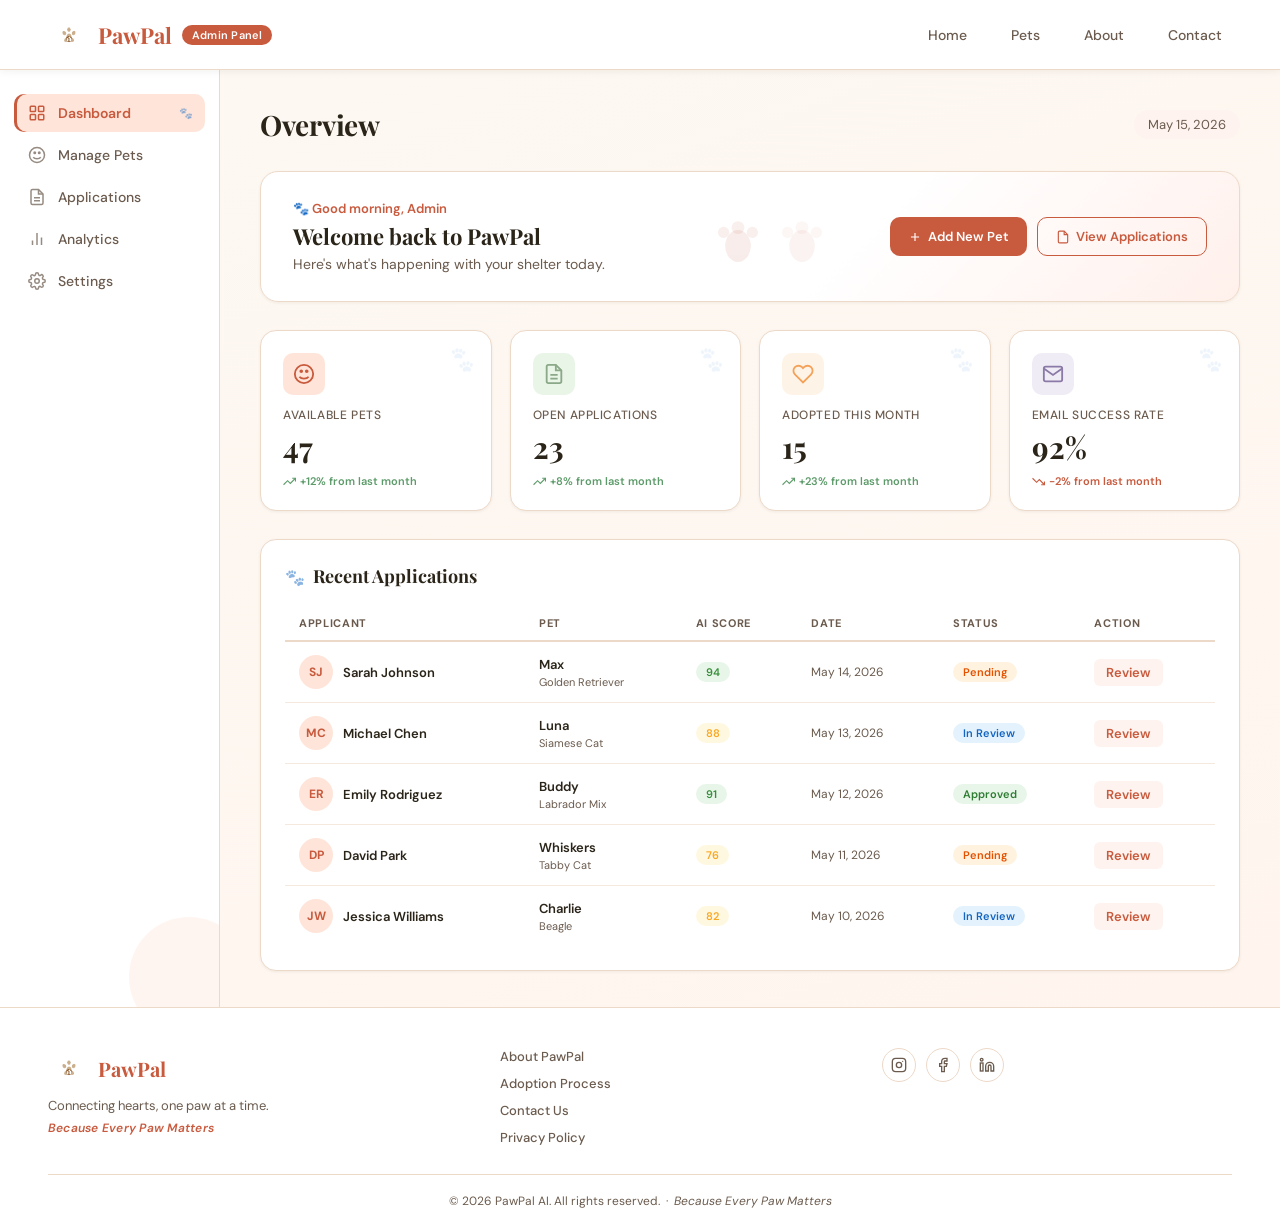
<file: pawpal_polished/pawpal_final/index.html>
<!DOCTYPE html>
<html lang="en">
<head>
  <meta charset="UTF-8"/>
  <meta name="viewport" content="width=device-width, initial-scale=1.0"/>
  <title>PawPal — Dashboard</title>
  <link href="https://fonts.googleapis.com/css2?family=Playfair+Display:wght@700&family=DM+Sans:wght@400;500;600&family=DM+Mono&display=swap" rel="stylesheet"/>
  <link rel="stylesheet" href="css/global.css"/>
  <link rel="stylesheet" href="css/shared-nav.css"/>
  <link rel="stylesheet" href="css/shared-footer.css"/>
  <link rel="stylesheet" href="css/nav.css"/>
  <link rel="stylesheet" href="css/sidebar.css"/>
  <link rel="stylesheet" href="css/cards.css"/>
  <link rel="stylesheet" href="css/table.css"/>
  <link rel="stylesheet" href="css/footer.css"/>
</head>
<body>

<!-- ======= NAV ======= -->
<nav class="pawpal-nav">
  <a class="pawpal-nav-logo" href="index.html">
    <img src="images/logo.png" alt="PawPal Logo"/>
    <span class="pawpal-nav-logo-text">PawPal</span>
    <span class="pawpal-badge-admin">Admin Panel</span>
  </a>
  <div class="pawpal-nav-right">
    <a href="home.html">Home</a>
    <a href="pet-profile.html">Pets</a>
    <a href="#">About</a>
    <a href="#">Contact</a>
  </div>
</nav>

<!-- ======= LAYOUT ======= -->
<div class="layout">

  <!-- ======= SIDEBAR ======= -->
  <aside>
    <a class="sidebar-item active" data-page="dashboard" href="index.html">
      <svg fill="none" stroke="currentColor" stroke-width="2" viewBox="0 0 24 24"><rect x="3" y="3" width="7" height="7" rx="1"/><rect x="14" y="3" width="7" height="7" rx="1"/><rect x="3" y="14" width="7" height="7" rx="1"/><rect x="14" y="14" width="7" height="7" rx="1"/></svg>
      Dashboard
    </a>
    <a class="sidebar-item" data-page="pets" href="pets.html">
      <svg fill="none" stroke="currentColor" stroke-width="2" viewBox="0 0 24 24"><path d="M12 2C6.5 2 2 6.5 2 12s4.5 10 10 10 10-4.5 10-10S17.5 2 12 2z"/><path d="M8 9a1 1 0 1 0 2 0A1 1 0 0 0 8 9zm6 0a1 1 0 1 0 2 0A1 1 0 0 0 14 9zm-7 6s1.5 2 5 2 5-2 5-2"/></svg>
      Manage Pets
    </a>
    <a class="sidebar-item" data-page="applications" href="applications.html">
      <svg fill="none" stroke="currentColor" stroke-width="2" viewBox="0 0 24 24"><path d="M14 2H6a2 2 0 0 0-2 2v16a2 2 0 0 0 2 2h12a2 2 0 0 0 2-2V8z"/><polyline points="14 2 14 8 20 8"/><line x1="16" y1="13" x2="8" y2="13"/><line x1="16" y1="17" x2="8" y2="17"/></svg>
      Applications
    </a>
    <a class="sidebar-item" data-page="analytics" href="analytics.html">
      <svg fill="none" stroke="currentColor" stroke-width="2" viewBox="0 0 24 24"><line x1="18" y1="20" x2="18" y2="10"/><line x1="12" y1="20" x2="12" y2="4"/><line x1="6" y1="20" x2="6" y2="14"/></svg>
      Analytics
    </a>
    <a class="sidebar-item" data-page="settings" href="settings.html">
      <svg fill="none" stroke="currentColor" stroke-width="2" viewBox="0 0 24 24"><circle cx="12" cy="12" r="3"/><path d="M19.4 15a1.65 1.65 0 0 0 .33 1.82l.06.06a2 2 0 0 1-2.83 2.83l-.06-.06a1.65 1.65 0 0 0-1.82-.33 1.65 1.65 0 0 0-1 1.51V21a2 2 0 0 1-4 0v-.09A1.65 1.65 0 0 0 9 19.4a1.65 1.65 0 0 0-1.82.33l-.06.06a2 2 0 0 1-2.83-2.83l.06-.06A1.65 1.65 0 0 0 4.68 15a1.65 1.65 0 0 0-1.51-1H3a2 2 0 0 1 0-4h.09A1.65 1.65 0 0 0 4.6 9a1.65 1.65 0 0 0-.33-1.82l-.06-.06a2 2 0 0 1 2.83-2.83l.06.06A1.65 1.65 0 0 0 9 4.68a1.65 1.65 0 0 0 1-1.51V3a2 2 0 0 1 4 0v.09a1.65 1.65 0 0 0 1 1.51 1.65 1.65 0 0 0 1.82-.33l.06-.06a2 2 0 0 1 2.83 2.83l-.06.06A1.65 1.65 0 0 0 19.4 9a1.65 1.65 0 0 0 1.51 1H21a2 2 0 0 1 0 4h-.09a1.65 1.65 0 0 0-1.51 1z"/></svg>
      Settings
    </a>
  </aside>

  <!-- ======= MAIN ======= -->
  <main>
    <div class="main-inner">

      <div class="top-bar">
        <h1>Overview</h1>
        <span class="date">May 15, 2026</span>
      </div>

      <!-- WELCOME BANNER -->
      <div class="dashboard-welcome">
        <div class="dashboard-welcome-text">
          <div class="dashboard-welcome-eyebrow">🐾 Good morning, Admin</div>
          <h2 class="dashboard-welcome-title">Welcome back to PawPal</h2>
          <p class="dashboard-welcome-sub">Here's what's happening with your shelter today.</p>
        </div>
        <div class="dashboard-welcome-paws" aria-hidden="true">
          <svg viewBox="0 0 200 80" fill="none" xmlns="http://www.w3.org/2000/svg" class="paw-deco-svg">
            <ellipse cx="40" cy="55" rx="16" ry="20" fill="#C85A3E" opacity="0.12"/>
            <circle cx="22" cy="38" r="7" fill="#C85A3E" opacity="0.10"/>
            <circle cx="40" cy="32" r="8" fill="#C85A3E" opacity="0.10"/>
            <circle cx="58" cy="38" r="7" fill="#C85A3E" opacity="0.10"/>
            <ellipse cx="120" cy="55" rx="16" ry="20" fill="#C85A3E" opacity="0.08"/>
            <circle cx="102" cy="38" r="7" fill="#C85A3E" opacity="0.06"/>
            <circle cx="120" cy="32" r="8" fill="#C85A3E" opacity="0.06"/>
            <circle cx="138" cy="38" r="7" fill="#C85A3E" opacity="0.06"/>
          </svg>
        </div>
        <div class="dashboard-quick-actions">
          <a href="add-pet.html" class="dashboard-quick-btn">
            <svg fill="none" stroke="currentColor" stroke-width="2" viewBox="0 0 24 24"><line x1="12" y1="5" x2="12" y2="19"/><line x1="5" y1="12" x2="19" y2="12"/></svg>
            Add New Pet
          </a>
          <a href="applications.html" class="dashboard-quick-btn dashboard-quick-btn-outline">
            <svg fill="none" stroke="currentColor" stroke-width="2" viewBox="0 0 24 24"><path d="M14 2H6a2 2 0 0 0-2 2v16a2 2 0 0 0 2 2h12a2 2 0 0 0 2-2V8z"/><polyline points="14 2 14 8 20 8"/></svg>
            View Applications
          </a>
        </div>
      </div>

      <style>
        .dashboard-welcome {
          background: linear-gradient(135deg, #fff 60%, #FFF0EB 100%);
          border: 1px solid var(--color-border);
          border-radius: 18px;
          padding: 28px 32px;
          margin-bottom: 28px;
          display: flex;
          align-items: center;
          gap: 24px;
          box-shadow: var(--shadow-sm);
          position: relative;
          overflow: hidden;
        }
        .dashboard-welcome-text { flex: 1; }
        .dashboard-welcome-eyebrow { font-size: 13px; color: var(--color-primary); font-weight: 600; margin-bottom: 4px; }
        .dashboard-welcome-title { font-family: var(--font-display); font-size: 22px; font-weight: 700; color: var(--color-text); margin-bottom: 4px; }
        .dashboard-welcome-sub { font-size: 14px; color: var(--color-text-muted); }
        .dashboard-welcome-paws { flex-shrink: 0; opacity: 0.9; }
        .paw-deco-svg { width: 160px; height: 64px; }
        .dashboard-quick-actions { display: flex; gap: 10px; flex-shrink: 0; }
        .dashboard-quick-btn {
          display: inline-flex; align-items: center; gap: 6px;
          padding: 10px 18px; border-radius: 10px;
          background: var(--color-primary); color: #fff;
          font-size: 13px; font-weight: 600; text-decoration: none;
          transition: background 0.18s;
        }
        .dashboard-quick-btn:hover { background: var(--color-primary-dark); }
        .dashboard-quick-btn svg { width: 14px; height: 14px; }
        .dashboard-quick-btn-outline {
          background: transparent; color: var(--color-primary);
          border: 1.5px solid var(--color-primary);
        }
        .dashboard-quick-btn-outline:hover { background: var(--color-primary-soft); }
        @media (max-width: 900px) {
          .dashboard-welcome { flex-wrap: wrap; }
          .dashboard-welcome-paws { display: none; }
          .dashboard-quick-actions { flex-wrap: wrap; }
        }
      </style>

      <!-- STAT CARDS -->
      <div class="stat-grid">
        <div class="stat-card">
          <div class="stat-icon" style="background:#FFE5D9">
            <svg fill="none" stroke="#C85A3E" stroke-width="2" viewBox="0 0 24 24"><path d="M12 2C6.5 2 2 6.5 2 12s4.5 10 10 10 10-4.5 10-10S17.5 2 12 2z"/><path d="M8 9a1 1 0 1 0 2 0A1 1 0 0 0 8 9zm6 0a1 1 0 1 0 2 0A1 1 0 0 0 14 9zm-7 6s1.5 2 5 2 5-2 5-2"/></svg>
          </div>
          <div class="stat-label">Available Pets</div>
          <div class="stat-value">47</div>
          <div class="stat-trend trend-up">
            <svg fill="none" stroke="currentColor" stroke-width="2" viewBox="0 0 24 24"><polyline points="23 6 13.5 15.5 8.5 10.5 1 18"/><polyline points="17 6 23 6 23 12"/></svg>
            +12% from last month
          </div>
        </div>
        <div class="stat-card">
          <div class="stat-icon" style="background:#E8F5E7">
            <svg fill="none" stroke="#8BA888" stroke-width="2" viewBox="0 0 24 24"><path d="M14 2H6a2 2 0 0 0-2 2v16a2 2 0 0 0 2 2h12a2 2 0 0 0 2-2V8z"/><polyline points="14 2 14 8 20 8"/><line x1="16" y1="13" x2="8" y2="13"/><line x1="16" y1="17" x2="8" y2="17"/></svg>
          </div>
          <div class="stat-label">Open Applications</div>
          <div class="stat-value">23</div>
          <div class="stat-trend trend-up">
            <svg fill="none" stroke="currentColor" stroke-width="2" viewBox="0 0 24 24"><polyline points="23 6 13.5 15.5 8.5 10.5 1 18"/><polyline points="17 6 23 6 23 12"/></svg>
            +8% from last month
          </div>
        </div>
        <div class="stat-card">
          <div class="stat-icon" style="background:#FEF3E7">
            <svg fill="none" stroke="#F4A259" stroke-width="2" viewBox="0 0 24 24"><path d="M20.84 4.61a5.5 5.5 0 0 0-7.78 0L12 5.67l-1.06-1.06a5.5 5.5 0 0 0-7.78 7.78l1.06 1.06L12 21.23l7.78-7.78 1.06-1.06a5.5 5.5 0 0 0 0-7.78z"/></svg>
          </div>
          <div class="stat-label">Adopted This Month</div>
          <div class="stat-value">15</div>
          <div class="stat-trend trend-up">
            <svg fill="none" stroke="currentColor" stroke-width="2" viewBox="0 0 24 24"><polyline points="23 6 13.5 15.5 8.5 10.5 1 18"/><polyline points="17 6 23 6 23 12"/></svg>
            +23% from last month
          </div>
        </div>
        <div class="stat-card">
          <div class="stat-icon" style="background:#F0ECF5">
            <svg fill="none" stroke="#8B7AA8" stroke-width="2" viewBox="0 0 24 24"><path d="M4 4h16c1.1 0 2 .9 2 2v12c0 1.1-.9 2-2 2H4c-1.1 0-2-.9-2-2V6c0-1.1.9-2 2-2z"/><polyline points="22,6 12,13 2,6"/></svg>
          </div>
          <div class="stat-label">Email Success Rate</div>
          <div class="stat-value">92%</div>
          <div class="stat-trend trend-down">
            <svg fill="none" stroke="currentColor" stroke-width="2" viewBox="0 0 24 24"><polyline points="23 18 13.5 8.5 8.5 13.5 1 6"/><polyline points="17 18 23 18 23 12"/></svg>
            -2% from last month
          </div>
        </div>
      </div>

      <!-- APPLICATIONS TABLE -->
      <div class="table-card">
        <h3>Recent Applications</h3>
        <table>
          <thead>
            <tr>
              <th>Applicant</th><th>Pet</th><th>AI Score</th><th>Date</th><th>Status</th><th>Action</th>
            </tr>
          </thead>
          <tbody>
            <tr>
              <td><div class="applicant"><div class="avatar">SJ</div><span class="applicant-name">Sarah Johnson</span></div></td>
              <td><div class="pet-name">Max</div><div class="pet-breed">Golden Retriever</div></td>
              <td><span class="badge score-high">94</span></td>
              <td class="muted">May 14, 2026</td>
              <td><span class="badge badge-pending">Pending</span></td>
              <td><a href="applications.html" class="action-link">Review</a></td>
            </tr>
            <tr>
              <td><div class="applicant"><div class="avatar">MC</div><span class="applicant-name">Michael Chen</span></div></td>
              <td><div class="pet-name">Luna</div><div class="pet-breed">Siamese Cat</div></td>
              <td><span class="badge score-mid">88</span></td>
              <td class="muted">May 13, 2026</td>
              <td><span class="badge badge-review">In Review</span></td>
              <td><a href="applications.html" class="action-link">Review</a></td>
            </tr>
            <tr>
              <td><div class="applicant"><div class="avatar">ER</div><span class="applicant-name">Emily Rodriguez</span></div></td>
              <td><div class="pet-name">Buddy</div><div class="pet-breed">Labrador Mix</div></td>
              <td><span class="badge score-high">91</span></td>
              <td class="muted">May 12, 2026</td>
              <td><span class="badge badge-approved">Approved</span></td>
              <td><a href="applications.html" class="action-link">Review</a></td>
            </tr>
            <tr>
              <td><div class="applicant"><div class="avatar">DP</div><span class="applicant-name">David Park</span></div></td>
              <td><div class="pet-name">Whiskers</div><div class="pet-breed">Tabby Cat</div></td>
              <td><span class="badge score-mid">76</span></td>
              <td class="muted">May 11, 2026</td>
              <td><span class="badge badge-pending">Pending</span></td>
              <td><a href="applications.html" class="action-link">Review</a></td>
            </tr>
            <tr>
              <td><div class="applicant"><div class="avatar">JW</div><span class="applicant-name">Jessica Williams</span></div></td>
              <td><div class="pet-name">Charlie</div><div class="pet-breed">Beagle</div></td>
              <td><span class="badge score-mid">82</span></td>
              <td class="muted">May 10, 2026</td>
              <td><span class="badge badge-review">In Review</span></td>
              <td><a href="applications.html" class="action-link">Review</a></td>
            </tr>
          </tbody>
        </table>
      </div>

    </div>
  </main>
</div>

<!-- ======= FOOTER ======= -->
<footer class="pawpal-footer">
  <div class="pawpal-footer-inner">
    <div class="pawpal-footer-top">
      <div>
        <div class="pawpal-footer-logo">
          <img src="images/logo.png" alt="PawPal Logo"/>
          <span class="pawpal-footer-logo-text">PawPal</span>
        </div>
        <p class="pawpal-footer-tagline">Connecting hearts, one paw at a time.</p>
        <p class="pawpal-footer-motto">Because Every Paw Matters</p>
      </div>
      <div class="pawpal-footer-links">
        <a href="#">About PawPal</a>
        <a href="#">Adoption Process</a>
        <a href="#">Contact Us</a>
        <a href="#">Privacy Policy</a>
      </div>
      <div class="pawpal-footer-social">
        <a href="#"><svg fill="none" stroke="currentColor" stroke-width="2" viewBox="0 0 24 24"><rect x="2" y="2" width="20" height="20" rx="5"/><circle cx="12" cy="12" r="4"/><circle cx="17.5" cy="6.5" r="1" fill="currentColor" stroke="none"/></svg></a>
        <a href="#"><svg fill="none" stroke="currentColor" stroke-width="2" viewBox="0 0 24 24"><path d="M18 2h-3a5 5 0 0 0-5 5v3H7v4h3v8h4v-8h3l1-4h-4V7a1 1 0 0 1 1-1h3z"/></svg></a>
        <a href="#"><svg fill="none" stroke="currentColor" stroke-width="2" viewBox="0 0 24 24"><path d="M16 8a6 6 0 0 1 6 6v7h-4v-7a2 2 0 0 0-4 0v7h-4v-7a6 6 0 0 1 6-6z"/><rect x="2" y="9" width="4" height="12"/><circle cx="4" cy="4" r="2"/></svg></a>
      </div>
    </div>
    <div class="pawpal-footer-bottom">&copy; 2026 PawPal AI. All rights reserved. &nbsp;&middot;&nbsp; <em>Because Every Paw Matters</em></div>
  </div>
</footer>

<script src="js/main.js"></script>
</body>
</html>
</file>
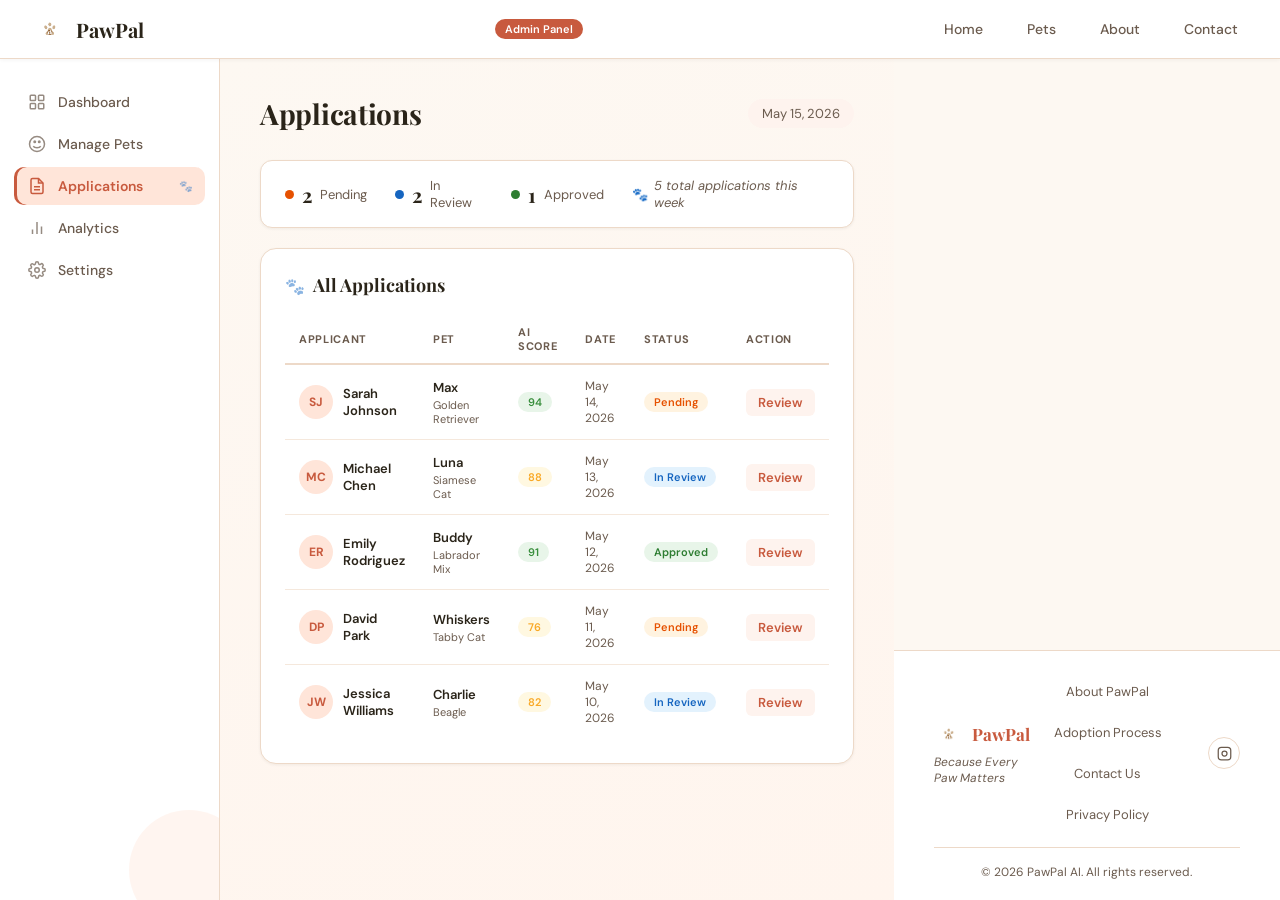
<file: pawpal_polished/pawpal_final/applications.html>
<!DOCTYPE html>
<html lang="en">
<head>
  <meta charset="UTF-8"/>
  <meta name="viewport" content="width=device-width, initial-scale=1.0"/>
  <title>PawPal — Applications</title>
  <link href="https://fonts.googleapis.com/css2?family=Playfair+Display:wght@700&family=DM+Sans:wght@400;500;600&family=DM+Mono&display=swap" rel="stylesheet"/>
  <link rel="stylesheet" href="css/global.css"/>
  <link rel="stylesheet" href="css/nav.css"/>
  <link rel="stylesheet" href="css/sidebar.css"/>
  <link rel="stylesheet" href="css/cards.css"/>
  <link rel="stylesheet" href="css/table.css"/>
  <link rel="stylesheet" href="css/footer.css"/>
</head>
<body>
<nav>
  <a class="nav-logo" href="index.html"><img src="images/logo.png" alt="PawPal Logo" style="height:34px;width:auto;object-fit:contain;flex-shrink:0;"><span>PawPal</span></a><span class="badge-admin">Admin Panel</span>
  <div class="nav-links"><a href="home.html">Home</a><a href="pet-profile.html">Pets</a><a href="#">About</a><a href="#">Contact</a></div>
</nav>
<div class="layout">
<aside>
  <a class="sidebar-item" data-page="dashboard" href="index.html"><svg fill="none" stroke="currentColor" stroke-width="2" viewBox="0 0 24 24"><rect x="3" y="3" width="7" height="7" rx="1"/><rect x="14" y="3" width="7" height="7" rx="1"/><rect x="3" y="14" width="7" height="7" rx="1"/><rect x="14" y="14" width="7" height="7" rx="1"/></svg>Dashboard</a>
  <a class="sidebar-item" data-page="pets" href="pets.html"><svg fill="none" stroke="currentColor" stroke-width="2" viewBox="0 0 24 24"><path d="M12 2C6.5 2 2 6.5 2 12s4.5 10 10 10 10-4.5 10-10S17.5 2 12 2z"/><path d="M8 9a1 1 0 1 0 2 0A1 1 0 0 0 8 9zm6 0a1 1 0 1 0 2 0A1 1 0 0 0 14 9zm-7 6s1.5 2 5 2 5-2 5-2"/></svg>Manage Pets</a>
  <a class="sidebar-item" data-page="applications" href="applications.html"><svg fill="none" stroke="currentColor" stroke-width="2" viewBox="0 0 24 24"><path d="M14 2H6a2 2 0 0 0-2 2v16a2 2 0 0 0 2 2h12a2 2 0 0 0 2-2V8z"/><polyline points="14 2 14 8 20 8"/><line x1="16" y1="13" x2="8" y2="13"/><line x1="16" y1="17" x2="8" y2="17"/></svg>Applications</a>
  <a class="sidebar-item" data-page="analytics" href="analytics.html"><svg fill="none" stroke="currentColor" stroke-width="2" viewBox="0 0 24 24"><line x1="18" y1="20" x2="18" y2="10"/><line x1="12" y1="20" x2="12" y2="4"/><line x1="6" y1="20" x2="6" y2="14"/></svg>Analytics</a>
  <a class="sidebar-item" data-page="settings" href="settings.html"><svg fill="none" stroke="currentColor" stroke-width="2" viewBox="0 0 24 24"><circle cx="12" cy="12" r="3"/><path d="M19.4 15a1.65 1.65 0 0 0 .33 1.82l.06.06a2 2 0 0 1-2.83 2.83l-.06-.06a1.65 1.65 0 0 0-1.82-.33 1.65 1.65 0 0 0-1 1.51V21a2 2 0 0 1-4 0v-.09A1.65 1.65 0 0 0 9 19.4a1.65 1.65 0 0 0-1.82.33l-.06.06a2 2 0 0 1-2.83-2.83l.06-.06A1.65 1.65 0 0 0 4.68 15a1.65 1.65 0 0 0-1.51-1H3a2 2 0 0 1 0-4h.09A1.65 1.65 0 0 0 4.6 9a1.65 1.65 0 0 0-.33-1.82l-.06-.06a2 2 0 0 1 2.83-2.83l.06.06A1.65 1.65 0 0 0 9 4.68a1.65 1.65 0 0 0 1-1.51V3a2 2 0 0 1 4 0v.09a1.65 1.65 0 0 0 1 1.51 1.65 1.65 0 0 0 1.82-.33l.06-.06a2 2 0 0 1 2.83 2.83l-.06.06A1.65 1.65 0 0 0 19.4 9a1.65 1.65 0 0 0 1.51 1H21a2 2 0 0 1 0 4h-.09a1.65 1.65 0 0 0-1.51 1z"/></svg>Settings</a>
</aside>
<main><div class="main-inner">
  <div class="top-bar"><h1>Applications</h1><span class="date">May 15, 2026</span></div>

  <!-- Status summary strip -->
  <div class="app-summary-strip">
    <div class="app-summary-item">
      <div class="app-summary-dot" style="background:#E65100"></div>
      <span class="app-summary-num">2</span>
      <span class="app-summary-lbl">Pending</span>
    </div>
    <div class="app-summary-item">
      <div class="app-summary-dot" style="background:#1565C0"></div>
      <span class="app-summary-num">2</span>
      <span class="app-summary-lbl">In Review</span>
    </div>
    <div class="app-summary-item">
      <div class="app-summary-dot" style="background:#2E7D32"></div>
      <span class="app-summary-num">1</span>
      <span class="app-summary-lbl">Approved</span>
    </div>
    <div style="margin-left:auto;font-size:13px;color:var(--color-text-muted);display:flex;align-items:center;gap:6px;">
      🐾 <em>5 total applications this week</em>
    </div>
  </div>

  <style>
    .app-summary-strip {
      display: flex;
      align-items: center;
      gap: 28px;
      background: #fff;
      border: 1px solid var(--color-border);
      border-radius: 12px;
      padding: 16px 24px;
      margin-bottom: 20px;
      box-shadow: var(--shadow-sm);
    }
    .app-summary-item { display: flex; align-items: center; gap: 8px; }
    .app-summary-dot { width: 9px; height: 9px; border-radius: 50%; flex-shrink: 0; }
    .app-summary-num { font-family: var(--font-display); font-size: 20px; font-weight: 700; color: var(--color-text); }
    .app-summary-lbl { font-size: 13px; color: var(--color-text-muted); }
  </style>

  <div class="table-card">
    <h3>All Applications</h3>
    <table>
      <thead><tr><th>Applicant</th><th>Pet</th><th>AI Score</th><th>Date</th><th>Status</th><th>Action</th></tr></thead>
      <tbody>
        <tr><td><div class="applicant"><div class="avatar">SJ</div><span class="applicant-name">Sarah Johnson</span></div></td><td><div class="pet-name">Max</div><div class="pet-breed">Golden Retriever</div></td><td><span class="badge score-high">94</span></td><td class="muted">May 14, 2026</td><td><span class="badge badge-pending">Pending</span></td><td><a href="#" class="action-link">Review</a></td></tr>
        <tr><td><div class="applicant"><div class="avatar">MC</div><span class="applicant-name">Michael Chen</span></div></td><td><div class="pet-name">Luna</div><div class="pet-breed">Siamese Cat</div></td><td><span class="badge score-mid">88</span></td><td class="muted">May 13, 2026</td><td><span class="badge badge-review">In Review</span></td><td><a href="#" class="action-link">Review</a></td></tr>
        <tr><td><div class="applicant"><div class="avatar">ER</div><span class="applicant-name">Emily Rodriguez</span></div></td><td><div class="pet-name">Buddy</div><div class="pet-breed">Labrador Mix</div></td><td><span class="badge score-high">91</span></td><td class="muted">May 12, 2026</td><td><span class="badge badge-approved">Approved</span></td><td><a href="#" class="action-link">Review</a></td></tr>
        <tr><td><div class="applicant"><div class="avatar">DP</div><span class="applicant-name">David Park</span></div></td><td><div class="pet-name">Whiskers</div><div class="pet-breed">Tabby Cat</div></td><td><span class="badge score-mid">76</span></td><td class="muted">May 11, 2026</td><td><span class="badge badge-pending">Pending</span></td><td><a href="#" class="action-link">Review</a></td></tr>
        <tr><td><div class="applicant"><div class="avatar">JW</div><span class="applicant-name">Jessica Williams</span></div></td><td><div class="pet-name">Charlie</div><div class="pet-breed">Beagle</div></td><td><span class="badge score-mid">82</span></td><td class="muted">May 10, 2026</td><td><span class="badge badge-review">In Review</span></td><td><a href="#" class="action-link">Review</a></td></tr>
      </tbody>
    </table>
  </div>
</div></main>
<footer><div class="footer-inner"><div class="footer-top"><div><div class="footer-logo-wrap">
          <img src="images/logo.png" alt="PawPal Logo" style="height:28px;width:auto;object-fit:contain;"/>
          <span class="footer-logo">PawPal</span>
        </div><div class="footer-tagline"><em>Because Every Paw Matters</em></div></div><div class="footer-links"><a href="#">About PawPal</a><a href="#">Adoption Process</a><a href="#">Contact Us</a><a href="#">Privacy Policy</a></div><div class="footer-social"><a href="#"><svg fill="none" stroke="currentColor" stroke-width="2" viewBox="0 0 24 24"><rect x="2" y="2" width="20" height="20" rx="5"/><circle cx="12" cy="12" r="4"/></svg></a></div></div><div class="footer-bottom">© 2026 PawPal AI. All rights reserved.</div></div></footer><script src="js/main.js"></script></body></html>
</file>
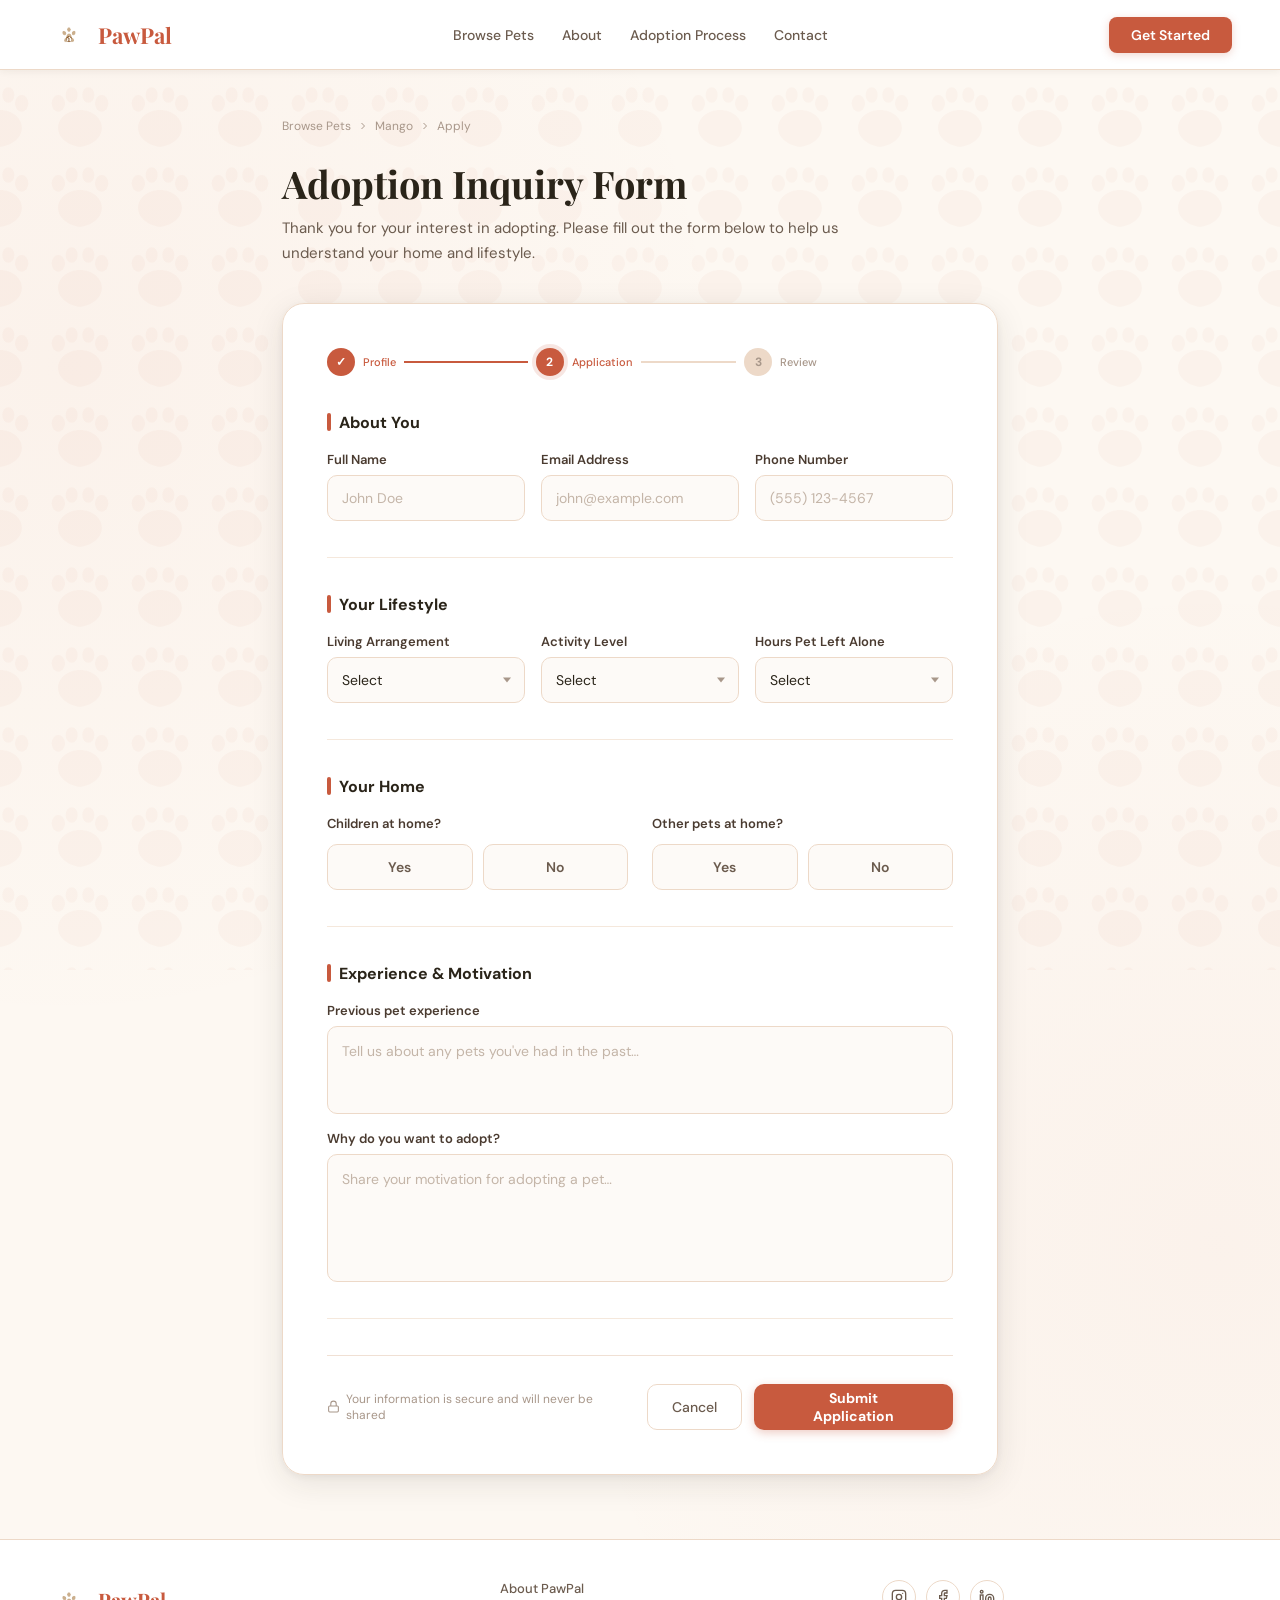
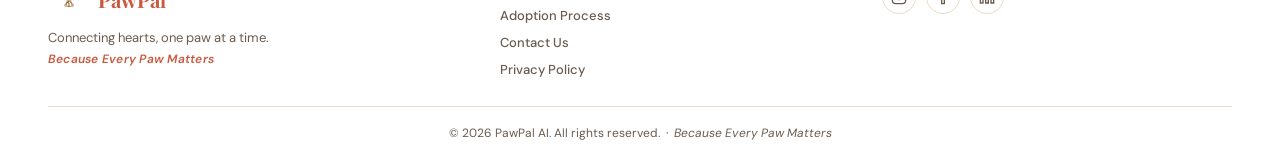
<file: pawpal_polished/pawpal_final/inquiry-form.html>
<!DOCTYPE html>
<html lang="en">
<head>
  <meta charset="UTF-8"/>
  <meta name="viewport" content="width=device-width, initial-scale=1.0"/>
  <title>PawPal — Adoption Inquiry Form</title>
  <link href="https://fonts.googleapis.com/css2?family=Playfair+Display:wght@700&family=DM+Sans:wght@400;500;600&display=swap" rel="stylesheet"/>
  <link rel="stylesheet" href="css/global.css"/>
  <link rel="stylesheet" href="css/shared-nav.css"/>
  <link rel="stylesheet" href="css/shared-footer.css"/>
  <link rel="stylesheet" href="css/inquiry-form.css"/>
</head>
<body style="min-height:100vh;display:flex;flex-direction:column;background:#FDF8F2;">

<!-- ======= NAV ======= -->
<nav class="pawpal-nav">
  <a class="pawpal-nav-logo" href="home.html">
    <img src="images/logo.png" alt="PawPal Logo"/>
    <span class="pawpal-nav-logo-text">PawPal</span>
  </a>
  <div class="pawpal-nav-center">
    <a class="pawpal-nav-link" href="home.html">Browse Pets</a>
    <a class="pawpal-nav-link" href="#">About</a>
    <a class="pawpal-nav-link" href="#">Adoption Process</a>
    <a class="pawpal-nav-link" href="#">Contact</a>
  </div>
  <div class="pawpal-nav-auth">
    <button class="pawpal-btn-cta" onclick="window.location='login.html'">Get Started</button>
  </div>
</nav>

<!-- ======= MAIN ======= -->
<main class="inq-main" style="position:relative;">
  <!-- Decorative pet image strip -->

  <div class="inq-inner">

    <!-- Breadcrumb -->
    <div class="inq-breadcrumb">
      <a href="home.html">Browse Pets</a>
      <svg fill="none" stroke="currentColor" stroke-width="2" viewBox="0 0 24 24"><polyline points="9 18 15 12 9 6"/></svg>
      <a href="pet-profile.html">Mango</a>
      <svg fill="none" stroke="currentColor" stroke-width="2" viewBox="0 0 24 24"><polyline points="9 18 15 12 9 6"/></svg>
      <span>Apply</span>
    </div>

    <!-- Heading -->
    <h1 class="inq-title">Adoption Inquiry Form</h1>
    <p class="inq-subtitle">Thank you for your interest in adopting. Please fill out the form below to help us understand your home and lifestyle.</p>

    <!-- ── FORM CARD ── -->
    <div class="inq-card">

      <!-- Progress bar -->
      <div class="inq-progress">
        <div class="inq-step done">
          <div class="inq-step-dot">✓</div>
          <span class="inq-step-label">Profile</span>
          <div class="inq-step-line"></div>
        </div>
        <div class="inq-step active">
          <div class="inq-step-dot">2</div>
          <span class="inq-step-label">Application</span>
          <div class="inq-step-line"></div>
        </div>
        <div class="inq-step">
          <div class="inq-step-dot">3</div>
          <span class="inq-step-label">Review</span>
        </div>
      </div>

      <form id="inquiryForm" onsubmit="submitForm(event)">

        <!-- Section 1: About You -->
        <div class="inq-section">
          <h2 class="inq-section-title">About You</h2>
          <div class="inq-grid-3">
            <div class="inq-field">
              <label class="inq-label" for="fullName">Full Name</label>
              <input class="inq-input" id="fullName" type="text" placeholder="John Doe" required/>
            </div>
            <div class="inq-field">
              <label class="inq-label" for="email">Email Address</label>
              <input class="inq-input" id="email" type="email" placeholder="john@example.com" required/>
            </div>
            <div class="inq-field">
              <label class="inq-label" for="phone">Phone Number</label>
              <input class="inq-input" id="phone" type="tel" placeholder="(555) 123-4567"/>
            </div>
          </div>
        </div>

        <!-- Section 2: Your Lifestyle -->
        <div class="inq-section">
          <h2 class="inq-section-title">Your Lifestyle</h2>
          <div class="inq-grid-3">
            <div class="inq-field">
              <label class="inq-label" for="living">Living Arrangement</label>
              <div class="inq-select-wrap">
                <select class="inq-select" id="living">
                  <option value="" disabled selected>Select</option>
                  <option value="house">House</option>
                  <option value="apartment">Apartment</option>
                  <option value="condo">Condo</option>
                  <option value="other">Other</option>
                </select>
              </div>
            </div>
            <div class="inq-field">
              <label class="inq-label" for="lifestyle">Activity Level</label>
              <div class="inq-select-wrap">
                <select class="inq-select" id="lifestyle">
                  <option value="" disabled selected>Select</option>
                  <option value="active">Very Active</option>
                  <option value="moderate">Moderate</option>
                  <option value="relaxed">Relaxed</option>
                </select>
              </div>
            </div>
            <div class="inq-field">
              <label class="inq-label" for="hoursAlone">Hours Pet Left Alone</label>
              <div class="inq-select-wrap">
                <select class="inq-select" id="hoursAlone">
                  <option value="" disabled selected>Select</option>
                  <option value="0-2">0–2 hours</option>
                  <option value="2-4">2–4 hours</option>
                  <option value="4-6">4–6 hours</option>
                  <option value="6-8">6–8 hours</option>
                  <option value="8+">8+ hours</option>
                </select>
              </div>
            </div>
          </div>
        </div>

        <!-- Section 3: Your Home -->
        <div class="inq-section">
          <h2 class="inq-section-title">Your Home</h2>
          <div class="inq-grid-2">
            <div>
              <p class="inq-pill-label">Children at home?</p>
              <div class="inq-pill-row">
                <button type="button" class="inq-pill" id="childYes" onclick="togglePill('child','yes')">Yes</button>
                <button type="button" class="inq-pill" id="childNo"  onclick="togglePill('child','no')">No</button>
              </div>
            </div>
            <div>
              <p class="inq-pill-label">Other pets at home?</p>
              <div class="inq-pill-row">
                <button type="button" class="inq-pill" id="petsYes" onclick="togglePill('pets','yes')">Yes</button>
                <button type="button" class="inq-pill" id="petsNo"  onclick="togglePill('pets','no')">No</button>
              </div>
            </div>
          </div>
        </div>

        <!-- Section 4: Experience & Motivation -->
        <div class="inq-section">
          <h2 class="inq-section-title">Experience & Motivation</h2>
          <div class="inq-field" style="margin-bottom:16px">
            <label class="inq-label" for="experience">Previous pet experience</label>
            <textarea class="inq-textarea short" id="experience" placeholder="Tell us about any pets you've had in the past…"></textarea>
          </div>
          <div class="inq-field">
            <label class="inq-label" for="motivation">Why do you want to adopt?</label>
            <textarea class="inq-textarea tall" id="motivation" placeholder="Share your motivation for adopting a pet…"></textarea>
          </div>
        </div>

        <!-- Form footer -->
        <div class="inq-form-footer">
          <div class="inq-secure">
            <svg fill="none" stroke="currentColor" stroke-width="2" viewBox="0 0 24 24">
              <rect x="3" y="11" width="18" height="11" rx="2"/><path d="M7 11V7a5 5 0 0 1 10 0v4"/>
            </svg>
            Your information is secure and will never be shared
          </div>
          <div class="inq-btn-row">
            <button type="button" class="inq-btn-cancel" onclick="window.location='pet-profile.html'">Cancel</button>
            <button type="submit" class="inq-btn-submit">Submit Application</button>
          </div>
        </div>

      </form>

      <!-- Success state -->
      <div class="inq-success" id="successMsg">
        <div class="inq-success-icon">
          <svg fill="none" stroke="currentColor" stroke-width="2.5" viewBox="0 0 24 24">
            <polyline points="20 6 9 17 4 12"/>
          </svg>
        </div>
        <h2>Application Submitted!</h2>
        <p>Thank you for applying to adopt Mango. Our team will review your application and get back to you within 2–3 business days.</p>
        <button class="inq-success-btn" onclick="window.location='my-applications.html'">View My Applications</button>
      </div>

    </div>
  </div>
</main>

<!-- ======= FOOTER ======= -->
<footer class="pawpal-footer">
  <div class="pawpal-footer-inner">
    <div class="pawpal-footer-top">
      <div>
        <div class="pawpal-footer-logo">
          <img src="images/logo.png" alt="PawPal Logo"/>
          <span class="pawpal-footer-logo-text">PawPal</span>
        </div>
        <p class="pawpal-footer-tagline">Connecting hearts, one paw at a time.</p>
        <p class="pawpal-footer-motto">Because Every Paw Matters</p>
      </div>
      <div class="pawpal-footer-links">
        <a href="#">About PawPal</a>
        <a href="#">Adoption Process</a>
        <a href="#">Contact Us</a>
        <a href="#">Privacy Policy</a>
      </div>
      <div class="pawpal-footer-social">
        <a href="#"><svg fill="none" stroke="currentColor" stroke-width="2" viewBox="0 0 24 24"><rect x="2" y="2" width="20" height="20" rx="5"/><circle cx="12" cy="12" r="4"/><circle cx="17.5" cy="6.5" r="1" fill="currentColor" stroke="none"/></svg></a>
        <a href="#"><svg fill="none" stroke="currentColor" stroke-width="2" viewBox="0 0 24 24"><path d="M18 2h-3a5 5 0 0 0-5 5v3H7v4h3v8h4v-8h3l1-4h-4V7a1 1 0 0 1 1-1h3z"/></svg></a>
        <a href="#"><svg fill="none" stroke="currentColor" stroke-width="2" viewBox="0 0 24 24"><path d="M16 8a6 6 0 0 1 6 6v7h-4v-7a2 2 0 0 0-4 0v7h-4v-7a6 6 0 0 1 6-6z"/><rect x="2" y="9" width="4" height="12"/><circle cx="4" cy="4" r="2"/></svg></a>
      </div>
    </div>
    <div class="pawpal-footer-bottom">&copy; 2026 PawPal AI. All rights reserved. &nbsp;&middot;&nbsp; <em>Because Every Paw Matters</em></div>
  </div>
</footer>

<script>
  function togglePill(group, value) {
    document.getElementById(`${group}Yes`).classList.toggle('active', value === 'yes');
    document.getElementById(`${group}No`).classList.toggle('active', value === 'no');
  }

  function submitForm(e) {
    e.preventDefault();
    document.getElementById('inquiryForm').style.display = 'none';
    document.getElementById('successMsg').style.display = 'block';
    document.querySelector('.inq-card').scrollIntoView({ behavior: 'smooth', block: 'start' });
  }
</script>
</body>
</html>
</file>
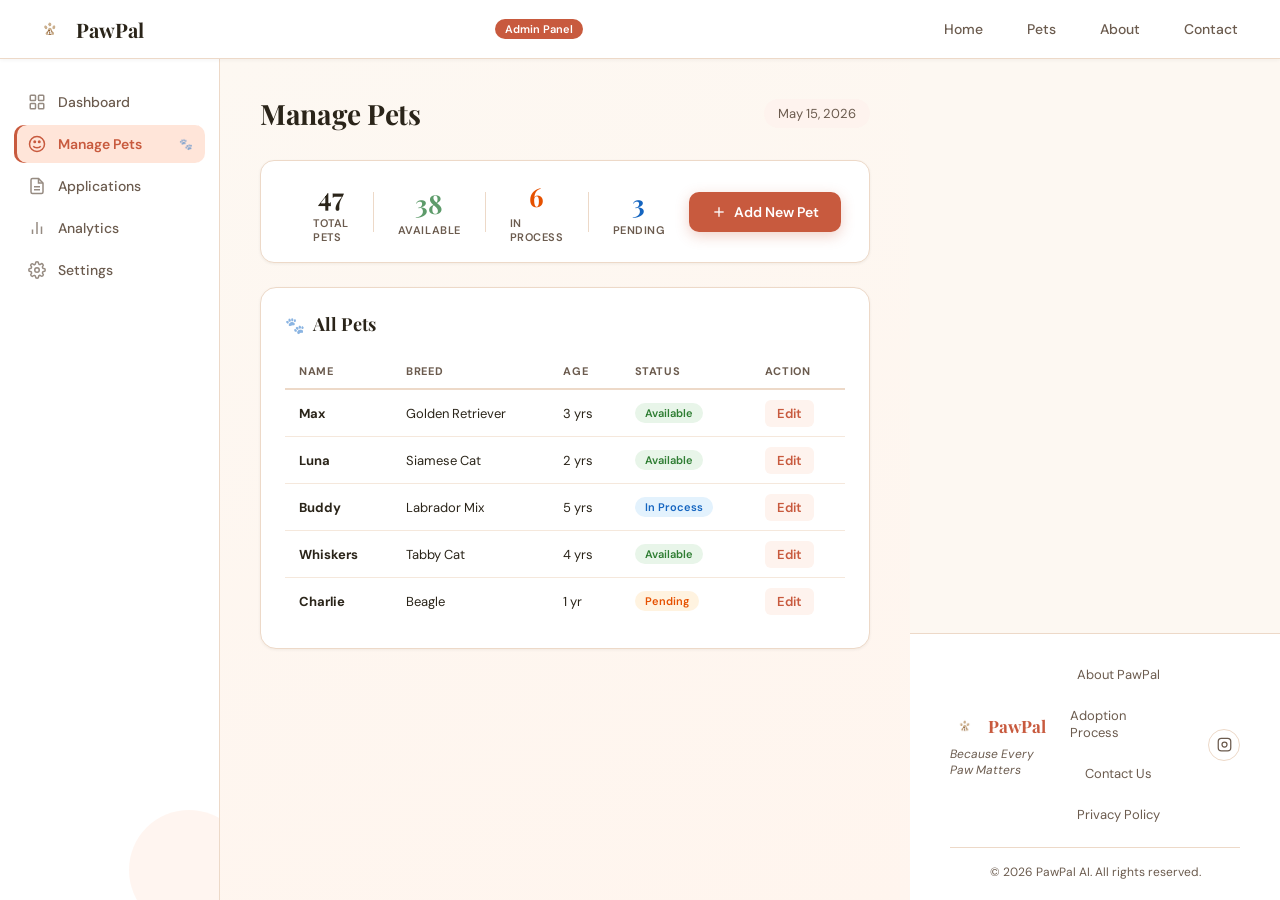
<file: pawpal_polished/pawpal_final/pets.html>
<!DOCTYPE html>
<html lang="en">
<head>
  <meta charset="UTF-8"/>
  <meta name="viewport" content="width=device-width, initial-scale=1.0"/>
  <title>PawPal — Manage Pets</title>
  <link href="https://fonts.googleapis.com/css2?family=Playfair+Display:wght@700&family=DM+Sans:wght@400;500;600&family=DM+Mono&display=swap" rel="stylesheet"/>
  <link rel="stylesheet" href="css/global.css"/>
  <link rel="stylesheet" href="css/nav.css"/>
  <link rel="stylesheet" href="css/sidebar.css"/>
  <link rel="stylesheet" href="css/cards.css"/>
  <link rel="stylesheet" href="css/table.css"/>
  <link rel="stylesheet" href="css/footer.css"/>
</head>
<body>
<nav>
  <a class="nav-logo" href="index.html"><img src="images/logo.png" alt="PawPal Logo" style="height:34px;width:auto;object-fit:contain;flex-shrink:0;"><span>PawPal</span></a><span class="badge-admin">Admin Panel</span>
  <div class="nav-links"><a href="home.html">Home</a><a href="pets.html">Pets</a><a href="#">About</a><a href="#">Contact</a></div>
</nav>
<div class="layout">
<aside>
  <a class="sidebar-item" data-page="dashboard" href="index.html"><svg fill="none" stroke="currentColor" stroke-width="2" viewBox="0 0 24 24"><rect x="3" y="3" width="7" height="7" rx="1"/><rect x="14" y="3" width="7" height="7" rx="1"/><rect x="3" y="14" width="7" height="7" rx="1"/><rect x="14" y="14" width="7" height="7" rx="1"/></svg>Dashboard</a>
  <a class="sidebar-item" data-page="pets" href="pets.html"><svg fill="none" stroke="currentColor" stroke-width="2" viewBox="0 0 24 24"><path d="M12 2C6.5 2 2 6.5 2 12s4.5 10 10 10 10-4.5 10-10S17.5 2 12 2z"/><path d="M8 9a1 1 0 1 0 2 0A1 1 0 0 0 8 9zm6 0a1 1 0 1 0 2 0A1 1 0 0 0 14 9zm-7 6s1.5 2 5 2 5-2 5-2"/></svg>Manage Pets</a>
  <a class="sidebar-item" data-page="applications" href="applications.html"><svg fill="none" stroke="currentColor" stroke-width="2" viewBox="0 0 24 24"><path d="M14 2H6a2 2 0 0 0-2 2v16a2 2 0 0 0 2 2h12a2 2 0 0 0 2-2V8z"/><polyline points="14 2 14 8 20 8"/><line x1="16" y1="13" x2="8" y2="13"/><line x1="16" y1="17" x2="8" y2="17"/></svg>Applications</a>
  <a class="sidebar-item" data-page="analytics" href="analytics.html"><svg fill="none" stroke="currentColor" stroke-width="2" viewBox="0 0 24 24"><line x1="18" y1="20" x2="18" y2="10"/><line x1="12" y1="20" x2="12" y2="4"/><line x1="6" y1="20" x2="6" y2="14"/></svg>Analytics</a>
  <a class="sidebar-item" data-page="settings" href="settings.html"><svg fill="none" stroke="currentColor" stroke-width="2" viewBox="0 0 24 24"><circle cx="12" cy="12" r="3"/><path d="M19.4 15a1.65 1.65 0 0 0 .33 1.82l.06.06a2 2 0 0 1-2.83 2.83l-.06-.06a1.65 1.65 0 0 0-1.82-.33 1.65 1.65 0 0 0-1 1.51V21a2 2 0 0 1-4 0v-.09A1.65 1.65 0 0 0 9 19.4a1.65 1.65 0 0 0-1.82.33l-.06.06a2 2 0 0 1-2.83-2.83l.06-.06A1.65 1.65 0 0 0 4.68 15a1.65 1.65 0 0 0-1.51-1H3a2 2 0 0 1 0-4h.09A1.65 1.65 0 0 0 4.6 9a1.65 1.65 0 0 0-.33-1.82l-.06-.06a2 2 0 0 1 2.83-2.83l.06.06A1.65 1.65 0 0 0 9 4.68a1.65 1.65 0 0 0 1-1.51V3a2 2 0 0 1 4 0v.09a1.65 1.65 0 0 0 1 1.51 1.65 1.65 0 0 0 1.82-.33l.06-.06a2 2 0 0 1 2.83 2.83l-.06.06A1.65 1.65 0 0 0 19.4 9a1.65 1.65 0 0 0 1.51 1H21a2 2 0 0 1 0 4h-.09a1.65 1.65 0 0 0-1.51 1z"/></svg>Settings</a>
</aside>
<main><div class="main-inner">
  <div class="top-bar">
    <h1>Manage Pets</h1>
    <span class="date">May 15, 2026</span>
  </div>

  <!-- Quick Stats Banner -->
  <div class="pets-stat-banner">
    <div class="pets-stat-item">
      <span class="pets-stat-num">47</span>
      <span class="pets-stat-lbl">Total Pets</span>
    </div>
    <div class="pets-stat-divider"></div>
    <div class="pets-stat-item">
      <span class="pets-stat-num" style="color:#5D9B6A">38</span>
      <span class="pets-stat-lbl">Available</span>
    </div>
    <div class="pets-stat-divider"></div>
    <div class="pets-stat-item">
      <span class="pets-stat-num" style="color:#E65100">6</span>
      <span class="pets-stat-lbl">In Process</span>
    </div>
    <div class="pets-stat-divider"></div>
    <div class="pets-stat-item">
      <span class="pets-stat-num" style="color:#1565C0">3</span>
      <span class="pets-stat-lbl">Pending</span>
    </div>
    <a href="add-pet.html" class="pets-add-btn">
      <svg fill="none" stroke="currentColor" stroke-width="2" viewBox="0 0 24 24"><line x1="12" y1="5" x2="12" y2="19"/><line x1="5" y1="12" x2="19" y2="12"/></svg>
      Add New Pet
    </a>
  </div>

  <style>
    .pets-stat-banner {
      display: flex;
      align-items: center;
      gap: 0;
      background: #fff;
      border: 1px solid var(--color-border);
      border-radius: 14px;
      padding: 18px 28px;
      margin-bottom: 24px;
      box-shadow: var(--shadow-sm);
    }
    .pets-stat-item { display: flex; flex-direction: column; align-items: center; gap: 2px; padding: 0 24px; }
    .pets-stat-num { font-family: var(--font-display); font-size: 26px; font-weight: 700; color: var(--color-text); }
    .pets-stat-lbl { font-size: 11px; font-weight: 600; color: var(--color-text-muted); text-transform: uppercase; letter-spacing: 0.05em; }
    .pets-stat-divider { width: 1px; height: 40px; background: var(--color-border); flex-shrink: 0; }
    .pets-add-btn {
      display: inline-flex; align-items: center; gap: 7px;
      margin-left: auto;
      padding: 11px 22px; border-radius: 10px;
      background: var(--color-primary); color: #fff;
      font-size: 14px; font-weight: 600; text-decoration: none;
      transition: background 0.18s, box-shadow 0.18s;
      box-shadow: 0 4px 14px rgba(200,90,62,.28);
      white-space: nowrap;
    }
    .pets-add-btn:hover { background: var(--color-primary-dark); }
    .pets-add-btn svg { width: 16px; height: 16px; }
  </style>

  <div class="table-card">
    <h3>All Pets</h3>
    <table>
      <thead><tr><th>Name</th><th>Breed</th><th>Age</th><th>Status</th><th>Action</th></tr></thead>
      <tbody>
        <tr><td><b>Max</b></td><td>Golden Retriever</td><td>3 yrs</td><td><span class="badge badge-approved">Available</span></td><td><a href="add-pet.html" class="action-link">Edit</a></td></tr>
        <tr><td><b>Luna</b></td><td>Siamese Cat</td><td>2 yrs</td><td><span class="badge badge-approved">Available</span></td><td><a href="add-pet.html" class="action-link">Edit</a></td></tr>
        <tr><td><b>Buddy</b></td><td>Labrador Mix</td><td>5 yrs</td><td><span class="badge badge-review">In Process</span></td><td><a href="add-pet.html" class="action-link">Edit</a></td></tr>
        <tr><td><b>Whiskers</b></td><td>Tabby Cat</td><td>4 yrs</td><td><span class="badge badge-approved">Available</span></td><td><a href="add-pet.html" class="action-link">Edit</a></td></tr>
        <tr><td><b>Charlie</b></td><td>Beagle</td><td>1 yr</td><td><span class="badge badge-pending">Pending</span></td><td><a href="add-pet.html" class="action-link">Edit</a></td></tr>
      </tbody>
    </table>
  </div>
</div></main>
<footer><div class="footer-inner"><div class="footer-top"><div><div class="footer-logo-wrap">
          <img src="images/logo.png" alt="PawPal Logo" style="height:28px;width:auto;object-fit:contain;"/>
          <span class="footer-logo">PawPal</span>
        </div><div class="footer-tagline"><em>Because Every Paw Matters</em></div></div><div class="footer-links"><a href="#">About PawPal</a><a href="#">Adoption Process</a><a href="#">Contact Us</a><a href="#">Privacy Policy</a></div><div class="footer-social"><a href="#"><svg fill="none" stroke="currentColor" stroke-width="2" viewBox="0 0 24 24"><rect x="2" y="2" width="20" height="20" rx="5"/><circle cx="12" cy="12" r="4"/></svg></a></div></div><div class="footer-bottom">© 2026 PawPal AI. All rights reserved.</div></div></footer><script src="js/main.js"></script></body></html>
</file>
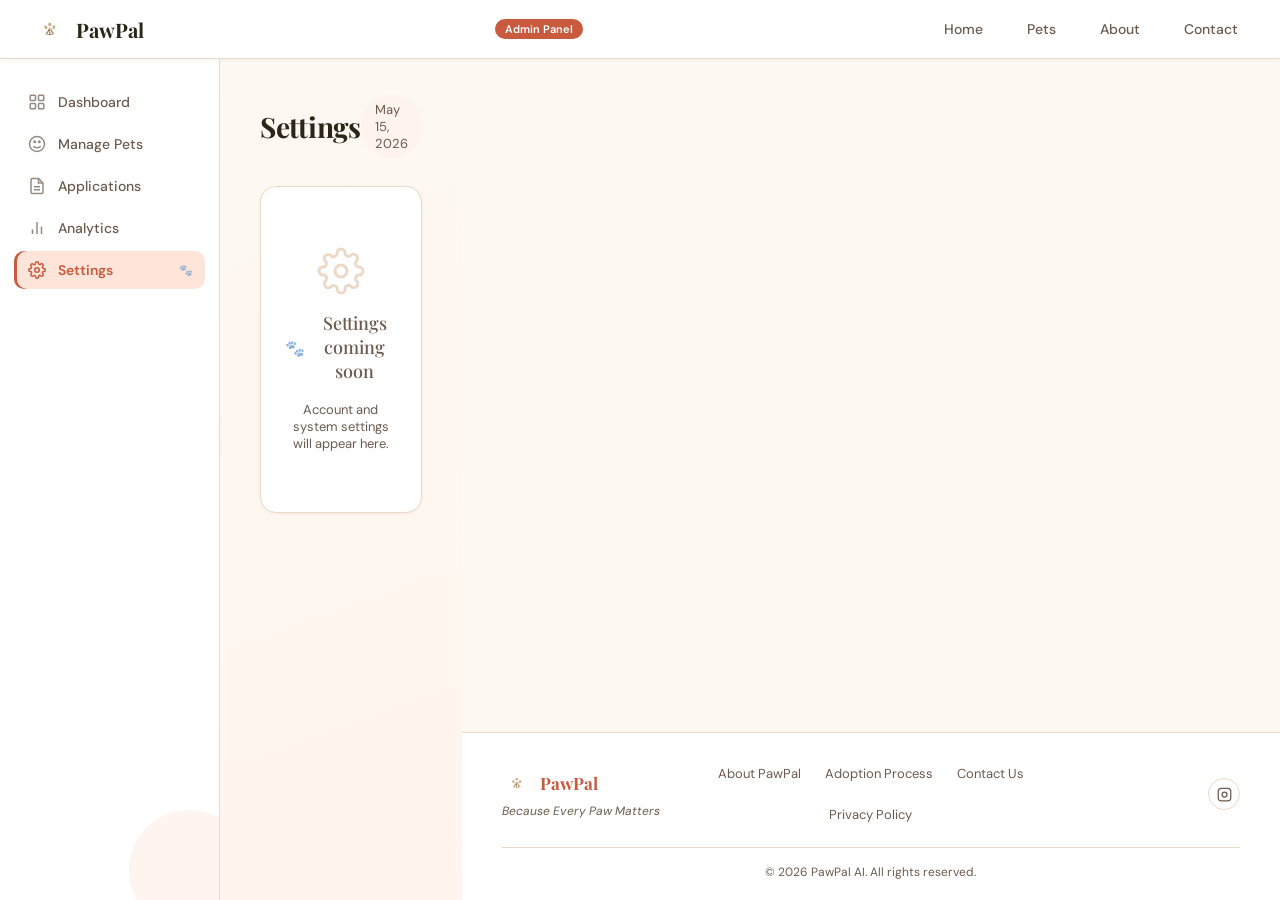
<file: pawpal_polished/pawpal_final/settings.html>
<!DOCTYPE html>
<html lang="en">
<head>
  <meta charset="UTF-8"/>
  <meta name="viewport" content="width=device-width, initial-scale=1.0"/>
  <title>PawPal — Settings</title>
  <link href="https://fonts.googleapis.com/css2?family=Playfair+Display:wght@700&family=DM+Sans:wght@400;500;600&family=DM+Mono&display=swap" rel="stylesheet"/>
  <link rel="stylesheet" href="css/global.css"/>
  <link rel="stylesheet" href="css/nav.css"/>
  <link rel="stylesheet" href="css/sidebar.css"/>
  <link rel="stylesheet" href="css/cards.css"/>
  <link rel="stylesheet" href="css/table.css"/>
  <link rel="stylesheet" href="css/footer.css"/>
</head>
<body>
<nav>
  <a class="nav-logo" href="index.html"><img src="images/logo.png" alt="PawPal Logo" style="height:34px;width:auto;object-fit:contain;flex-shrink:0;"><span>PawPal</span></a><span class="badge-admin">Admin Panel</span>
  <div class="nav-links"><a href="home.html">Home</a><a href="pet-profile.html">Pets</a><a href="#">About</a><a href="#">Contact</a></div>
</nav>
<div class="layout">
<aside>
  <a class="sidebar-item" data-page="dashboard" href="index.html"><svg fill="none" stroke="currentColor" stroke-width="2" viewBox="0 0 24 24"><rect x="3" y="3" width="7" height="7" rx="1"/><rect x="14" y="3" width="7" height="7" rx="1"/><rect x="3" y="14" width="7" height="7" rx="1"/><rect x="14" y="14" width="7" height="7" rx="1"/></svg>Dashboard</a>
  <a class="sidebar-item" data-page="pets" href="pets.html"><svg fill="none" stroke="currentColor" stroke-width="2" viewBox="0 0 24 24"><path d="M12 2C6.5 2 2 6.5 2 12s4.5 10 10 10 10-4.5 10-10S17.5 2 12 2z"/><path d="M8 9a1 1 0 1 0 2 0A1 1 0 0 0 8 9zm6 0a1 1 0 1 0 2 0A1 1 0 0 0 14 9zm-7 6s1.5 2 5 2 5-2 5-2"/></svg>Manage Pets</a>
  <a class="sidebar-item" data-page="applications" href="applications.html"><svg fill="none" stroke="currentColor" stroke-width="2" viewBox="0 0 24 24"><path d="M14 2H6a2 2 0 0 0-2 2v16a2 2 0 0 0 2 2h12a2 2 0 0 0 2-2V8z"/><polyline points="14 2 14 8 20 8"/><line x1="16" y1="13" x2="8" y2="13"/><line x1="16" y1="17" x2="8" y2="17"/></svg>Applications</a>
  <a class="sidebar-item" data-page="analytics" href="analytics.html"><svg fill="none" stroke="currentColor" stroke-width="2" viewBox="0 0 24 24"><line x1="18" y1="20" x2="18" y2="10"/><line x1="12" y1="20" x2="12" y2="4"/><line x1="6" y1="20" x2="6" y2="14"/></svg>Analytics</a>
  <a class="sidebar-item" data-page="settings" href="settings.html"><svg fill="none" stroke="currentColor" stroke-width="2" viewBox="0 0 24 24"><circle cx="12" cy="12" r="3"/><path d="M19.4 15a1.65 1.65 0 0 0 .33 1.82l.06.06a2 2 0 0 1-2.83 2.83l-.06-.06a1.65 1.65 0 0 0-1.82-.33 1.65 1.65 0 0 0-1 1.51V21a2 2 0 0 1-4 0v-.09A1.65 1.65 0 0 0 9 19.4a1.65 1.65 0 0 0-1.82.33l-.06.06a2 2 0 0 1-2.83-2.83l.06-.06A1.65 1.65 0 0 0 4.68 15a1.65 1.65 0 0 0-1.51-1H3a2 2 0 0 1 0-4h.09A1.65 1.65 0 0 0 4.6 9a1.65 1.65 0 0 0-.33-1.82l-.06-.06a2 2 0 0 1 2.83-2.83l.06.06A1.65 1.65 0 0 0 9 4.68a1.65 1.65 0 0 0 1-1.51V3a2 2 0 0 1 4 0v.09a1.65 1.65 0 0 0 1 1.51 1.65 1.65 0 0 0 1.82-.33l.06-.06a2 2 0 0 1 2.83 2.83l-.06.06A1.65 1.65 0 0 0 19.4 9a1.65 1.65 0 0 0 1.51 1H21a2 2 0 0 1 0 4h-.09a1.65 1.65 0 0 0-1.51 1z"/></svg>Settings</a>
</aside>
<main><div class="main-inner">
  <div class="top-bar"><h1>Settings</h1><span class="date">May 15, 2026</span></div>
  <div class="table-card" style="text-align:center; padding: 60px 24px;">
    <svg fill="none" stroke="#EDD9C8" stroke-width="1.5" viewBox="0 0 24 24" style="width:48px;height:48px;margin:0 auto 16px;display:block"><circle cx="12" cy="12" r="3"/><path d="M19.4 15a1.65 1.65 0 0 0 .33 1.82l.06.06a2 2 0 0 1-2.83 2.83l-.06-.06a1.65 1.65 0 0 0-1.82-.33 1.65 1.65 0 0 0-1 1.51V21a2 2 0 0 1-4 0v-.09A1.65 1.65 0 0 0 9 19.4a1.65 1.65 0 0 0-1.82.33l-.06.06a2 2 0 0 1-2.83-2.83l.06-.06A1.65 1.65 0 0 0 4.68 15a1.65 1.65 0 0 0-1.51-1H3a2 2 0 0 1 0-4h.09A1.65 1.65 0 0 0 4.6 9a1.65 1.65 0 0 0-.33-1.82l-.06-.06a2 2 0 0 1 2.83-2.83l.06.06A1.65 1.65 0 0 0 9 4.68a1.65 1.65 0 0 0 1-1.51V3a2 2 0 0 1 4 0v.09a1.65 1.65 0 0 0 1 1.51 1.65 1.65 0 0 0 1.82-.33l.06-.06a2 2 0 0 1 2.83 2.83l-.06.06A1.65 1.65 0 0 0 19.4 9a1.65 1.65 0 0 0 1.51 1H21a2 2 0 0 1 0 4h-.09a1.65 1.65 0 0 0-1.51 1z"/></svg>
    <h3 style="color:#6B5B4E; font-weight:500;">Settings coming soon</h3>
    <p style="color:#6B5B4E; font-size:13px; margin-top:8px;">Account and system settings will appear here.</p>
  </div>
</div></main>
<footer><div class="footer-inner"><div class="footer-top"><div><div class="footer-logo-wrap">
          <img src="images/logo.png" alt="PawPal Logo" style="height:28px;width:auto;object-fit:contain;"/>
          <span class="footer-logo">PawPal</span>
        </div><div class="footer-tagline"><em>Because Every Paw Matters</em></div></div><div class="footer-links"><a href="#">About PawPal</a><a href="#">Adoption Process</a><a href="#">Contact Us</a><a href="#">Privacy Policy</a></div><div class="footer-social"><a href="#"><svg fill="none" stroke="currentColor" stroke-width="2" viewBox="0 0 24 24"><rect x="2" y="2" width="20" height="20" rx="5"/><circle cx="12" cy="12" r="4"/></svg></a></div></div><div class="footer-bottom">© 2026 PawPal AI. All rights reserved.</div></div></footer><script src="js/main.js"></script></body></html>
</file>
<file: pawpal_polished/pawpal_final/css/global.css>
/* ============================================================
   GLOBAL.CSS — Reset, CSS Variables, Body
   PawPal UI Refresh — "Because Every Paw Matters"
   ============================================================ */

*, *::before, *::after {
  box-sizing: border-box;
  margin: 0;
  padding: 0;
}

:root {
  --color-primary:      #C85A3E;
  --color-primary-dark: #A8452E;
  --color-primary-soft: #FFE5D9;
  --color-primary-pale: #FEF3EE;
  --color-bg:           #FDF8F2;
  --color-white:        #ffffff;
  --color-text:         #2A2419;
  --color-text-muted:   #6B5B4E;
  --color-border:       #EDD9C8;
  --color-border-light: #F5E8DC;
  --color-sidebar-bg:   #FFE5D9;
  --color-accent-green: #7FA882;
  --color-accent-gold:  #D4A853;

  --font-display: 'Playfair Display', serif;
  --font-body:    'DM Sans', sans-serif;
  --font-mono:    'DM Mono', monospace;

  --shadow-sm:   0 1px 3px rgba(42,36,25,.06);
  --shadow-md:   0 4px 12px rgba(42,36,25,.08);
  --shadow-lg:   0 12px 32px rgba(42,36,25,.12);
  --shadow-card: 0 2px 8px rgba(200,90,62,.08);

  --radius-sm: 8px;
  --radius-md: 12px;
  --radius-lg: 18px;
  --radius-xl: 24px;
}

html { scroll-behavior: smooth; }

body {
  font-family: var(--font-body);
  background: var(--color-bg);
  color: var(--color-text);
  min-height: 100vh;
  display: flex;
  flex-direction: column;
  -webkit-font-smoothing: antialiased;
}

.layout { display: flex; flex: 1; }

main { flex: 1; padding: 36px 40px; }

.main-inner { max-width: 1100px; margin: 0 auto; }

.top-bar {
  display: flex;
  align-items: center;
  justify-content: space-between;
  margin-bottom: 28px;
}

.top-bar h1 {
  font-family: var(--font-display);
  font-size: 28px;
  font-weight: 700;
}

.top-bar .date {
  font-size: 13px;
  color: var(--color-text-muted);
  background: var(--color-primary-pale);
  padding: 6px 14px;
  border-radius: 999px;
}

.badge {
  display: inline-block;
  padding: 3px 10px;
  border-radius: 999px;
  font-size: 11px;
  font-weight: 600;
}

/* Shared logo image sizing */
.logo-img    { height: 36px; width: auto; object-fit: contain; display: block; flex-shrink: 0; }
.logo-img-sm { height: 28px; width: auto; object-fit: contain; display: block; flex-shrink: 0; }
.logo-img-lg { height: 48px; width: auto; object-fit: contain; display: block; flex-shrink: 0; }

/* ── Decorative paw print SVG helper (inline use) ── */
.paw-accent {
  color: var(--color-primary);
  opacity: 0.3;
  font-size: 14px;
}

/* Enhanced top-bar h1 */
.top-bar h1 {
  font-family: var(--font-display);
  font-size: 28px;
  font-weight: 700;
  letter-spacing: -0.3px;
}

/* Subtle page-section divider */
.section-divider {
  height: 1px;
  background: var(--color-border-light);
  margin: 28px 0;
}

/* Responsive: hide sidebar on small screens */
@media (max-width: 768px) {
  aside { display: none; }
  main { padding: 24px 20px; }
  .stat-grid { grid-template-columns: repeat(2, 1fr); }
}

/* Subtle warm background texture for main content */
main {
  background: linear-gradient(160deg, #FDF8F2 0%, #FFF5EE 100%);
}
</file>
<file: pawpal_polished/pawpal_final/css/shared-nav.css>
/* ============================================================
   SHARED-NAV.CSS — Universal navbar for ALL pages
   PawPal Design System
   ============================================================ */

/* ── Universal Nav Base ── */
.pawpal-nav {
  background: #fff;
  border-bottom: 1px solid #EDD9C8;
  padding: 0 48px;
  display: flex;
  align-items: center;
  justify-content: space-between;
  height: 70px;
  position: sticky;
  top: 0;
  z-index: 100;
  box-shadow: 0 1px 8px rgba(42,36,25,.07);
}

/* ── Logo ── */
.pawpal-nav-logo {
  display: flex;
  align-items: center;
  gap: 10px;
  text-decoration: none;
  flex-shrink: 0;
}

.pawpal-nav-logo img {
  height: 40px;
  width: auto;
  object-fit: contain;
  flex-shrink: 0;
}

.pawpal-nav-logo-text {
  font-family: var(--font-display);
  font-size: 22px;
  font-weight: 700;
  color: #C85A3E;
  white-space: nowrap;
}

/* ── Center Nav Links ── */
.pawpal-nav-center {
  display: flex;
  align-items: center;
  gap: 4px;
}

.pawpal-nav-link {
  font-size: 14px;
  color: #6B5B4E;
  text-decoration: none;
  font-weight: 500;
  padding: 7px 12px;
  border-radius: 8px;
  transition: color 0.18s, background 0.18s;
  white-space: nowrap;
}

.pawpal-nav-link:hover {
  color: #C85A3E;
  background: #FEF3EE;
}

/* ── Dropdown ── */
.pawpal-dropdown-wrap { position: relative; }

.pawpal-dropdown-btn {
  display: flex;
  align-items: center;
  gap: 5px;
  font-size: 14px;
  color: #6B5B4E;
  background: none;
  border: none;
  cursor: pointer;
  font-family: var(--font-body);
  font-weight: 500;
  padding: 7px 12px;
  border-radius: 8px;
  transition: color 0.18s, background 0.18s;
}

.pawpal-dropdown-btn svg {
  width: 14px; height: 14px;
  transition: transform 0.2s;
}

.pawpal-dropdown-btn:hover,
.pawpal-dropdown-btn.open {
  color: #C85A3E;
  background: #FEF3EE;
}

.pawpal-dropdown-btn.open svg { transform: rotate(180deg); }

.pawpal-dropdown-menu {
  position: absolute;
  top: calc(100% + 6px);
  left: 50%;
  transform: translateX(-50%);
  background: #fff;
  border: 1px solid #EDD9C8;
  border-radius: 12px;
  box-shadow: 0 8px 28px rgba(42,36,25,.12);
  padding: 8px;
  min-width: 180px;
  display: none;
  z-index: 200;
}

.pawpal-dropdown-menu.open { display: block; }

.pawpal-dropdown-menu a {
  display: block;
  padding: 9px 14px;
  font-size: 14px;
  color: #6B5B4E;
  text-decoration: none;
  border-radius: 8px;
  font-weight: 500;
  transition: color 0.15s, background 0.15s;
}

.pawpal-dropdown-menu a:hover {
  color: #C85A3E;
  background: #FEF3EE;
}

/* ── Auth Buttons (public pages) ── */
.pawpal-nav-auth {
  display: flex;
  align-items: center;
  gap: 10px;
  flex-shrink: 0;
}

.pawpal-btn-login {
  background: none;
  border: 1.5px solid #C85A3E;
  color: #C85A3E;
  padding: 9px 20px;
  border-radius: 8px;
  font-size: 14px;
  font-weight: 600;
  font-family: var(--font-body);
  cursor: pointer;
  transition: background 0.18s, color 0.18s;
}

.pawpal-btn-login:hover {
  background: #FEF3EE;
}

.pawpal-btn-signup {
  background: #C85A3E;
  border: none;
  color: #fff;
  padding: 9px 20px;
  border-radius: 8px;
  font-size: 14px;
  font-weight: 600;
  font-family: var(--font-body);
  cursor: pointer;
  transition: background 0.18s, box-shadow 0.18s;
  box-shadow: 0 2px 8px rgba(200,90,62,.25);
}

.pawpal-btn-signup:hover {
  background: #A8452E;
  box-shadow: 0 4px 14px rgba(200,90,62,.35);
}

/* ── CTA Button variant ── */
.pawpal-btn-cta {
  background: #C85A3E;
  border: none;
  color: #fff;
  padding: 9px 22px;
  border-radius: 8px;
  font-size: 14px;
  font-weight: 600;
  font-family: var(--font-body);
  cursor: pointer;
  transition: background 0.18s, box-shadow 0.18s;
  box-shadow: 0 2px 8px rgba(200,90,62,.25);
  white-space: nowrap;
}

.pawpal-btn-cta:hover {
  background: #A8452E;
  box-shadow: 0 4px 14px rgba(200,90,62,.35);
}

/* ── Admin Badge ── */
.pawpal-badge-admin {
  background: #C85A3E;
  color: #fff;
  font-size: 11px;
  font-weight: 600;
  padding: 3px 10px;
  border-radius: 999px;
  letter-spacing: 0.02em;
}

/* ── Nav Right (admin pages) ── */
.pawpal-nav-right {
  display: flex;
  align-items: center;
  gap: 24px;
}

.pawpal-nav-right a {
  color: #6B5B4E;
  text-decoration: none;
  font-size: 14px;
  font-weight: 500;
  padding: 6px 10px;
  border-radius: 6px;
  transition: color 0.2s, background 0.2s;
}

.pawpal-nav-right a:hover {
  color: #C85A3E;
  background: #FEF3EE;
}

/* ── Minimal / Exit Nav (wizard/chatbot) ── */
.pawpal-nav-minimal {
  background: #fff;
  border-bottom: 1px solid #EDD9C8;
  padding: 0 32px;
  display: flex;
  align-items: center;
  justify-content: space-between;
  height: 70px;
  position: sticky;
  top: 0;
  z-index: 100;
  box-shadow: 0 1px 6px rgba(42,36,25,.06);
}

.pawpal-nav-exit {
  background: none;
  border: 1.5px solid #EDD9C8;
  color: #6B5B4E;
  padding: 7px 18px;
  border-radius: 8px;
  font-size: 13px;
  font-weight: 600;
  font-family: var(--font-body);
  cursor: pointer;
  transition: border-color 0.18s, color 0.18s, background 0.18s;
}

.pawpal-nav-exit:hover {
  border-color: #C85A3E;
  color: #C85A3E;
  background: #FEF3EE;
}

/* ── Responsive ── */
@media (max-width: 960px) {
  .pawpal-nav { padding: 0 24px; }
  .pawpal-nav-center { display: none; }
}

@media (max-width: 640px) {
  .pawpal-nav-auth .pawpal-btn-login { display: none; }
  .pawpal-nav { padding: 0 16px; }
}
</file>
<file: pawpal_polished/pawpal_final/css/shared-footer.css>
/* ============================================================
   SHARED-FOOTER.CSS — Universal footer for ALL pages (except home special footer)
   Based on pet-profile.html footer design
   ============================================================ */

/* ── Standard Footer (all pages except home) ── */
.pawpal-footer {
  background: #fff;
  border-top: 1px solid #EDD9C8;
  padding: 40px 48px 20px;
  margin-top: auto;
}

.pawpal-footer-inner {
  max-width: 1200px;
  margin: 0 auto;
}

.pawpal-footer-top {
  display: grid;
  grid-template-columns: 1.2fr 1fr 1fr;
  gap: 32px;
  align-items: start;
  margin-bottom: 28px;
}

/* Logo block */
.pawpal-footer-logo {
  display: flex;
  align-items: center;
  gap: 10px;
  margin-bottom: 8px;
  text-decoration: none;
}

.pawpal-footer-logo img {
  height: 40px;
  width: auto;
  object-fit: contain;
  flex-shrink: 0;
}

.pawpal-footer-logo-text {
  font-family: var(--font-display);
  font-size: 20px;
  font-weight: 700;
  color: #C85A3E; /* brand orange as requested */
}

.pawpal-footer-tagline {
  font-size: 13px;
  color: #6B5B4E;
  margin-top: 2px;
  line-height: 1.5;
}

.pawpal-footer-motto {
  font-size: 12px;
  color: #C85A3E;
  font-style: italic;
  font-weight: 600;
  margin-top: 4px;
  letter-spacing: 0.02em;
}

/* Links block */
.pawpal-footer-links {
  display: flex;
  flex-direction: column;
  gap: 10px;
}

.pawpal-footer-links a {
  font-size: 13px;
  color: #6B5B4E;
  text-decoration: none;
  font-weight: 500;
  transition: color 0.18s;
}

.pawpal-footer-links a:hover { color: #C85A3E; }

/* Social block */
.pawpal-footer-social {
  display: flex;
  gap: 10px;
  flex-wrap: wrap;
}

.pawpal-footer-social a {
  width: 34px;
  height: 34px;
  border-radius: 50%;
  border: 1.5px solid #EDD9C8;
  color: #6B5B4E;
  display: flex;
  align-items: center;
  justify-content: center;
  text-decoration: none;
  transition: border-color 0.18s, color 0.18s, background 0.18s;
}

.pawpal-footer-social a:hover {
  border-color: #C85A3E;
  color: #C85A3E;
  background: #FEF3EE;
}

.pawpal-footer-social svg { width: 16px; height: 16px; }

/* Bottom bar */
.pawpal-footer-bottom {
  border-top: 1px solid #EDD9C8;
  padding-top: 18px;
  text-align: center;
  font-size: 12px;
  color: #6B5B4E;
}

/* ── Responsive ── */
@media (max-width: 900px) {
  .pawpal-footer-top {
    grid-template-columns: 1fr 1fr;
  }
  .pawpal-footer { padding: 32px 24px 16px; }
}

@media (max-width: 600px) {
  .pawpal-footer-top {
    grid-template-columns: 1fr;
    gap: 24px;
  }
}
</file>
<file: pawpal_polished/pawpal_final/css/nav.css>
/* ============================================================
   NAV.CSS — Admin panel top navigation bar
   ============================================================ */

nav {
  background: var(--color-white);
  border-bottom: 1px solid var(--color-border);
  padding: 12px 32px;
  display: flex;
  align-items: center;
  justify-content: space-between;
  box-shadow: 0 1px 4px rgba(42,36,25,.05);
  position: sticky;
  top: 0;
  z-index: 50;
}

.nav-logo {
  display: flex;
  align-items: center;
  gap: 10px;
  text-decoration: none;
}

.nav-logo img {
  height: 42px;
  width: auto;
  object-fit: contain;
  flex-shrink: 0;
}

.nav-logo span {
  font-family: var(--font-display);
  font-size: 20px;
  font-weight: 700;
  color: var(--color-text);
}

.badge-admin {
  background: var(--color-primary);
  color: var(--color-white);
  font-size: 11px;
  font-weight: 600;
  padding: 3px 10px;
  border-radius: 999px;
}

.nav-links {
  display: flex;
  align-items: center;
  gap: 24px;
}

.nav-links a {
  color: var(--color-text-muted);
  text-decoration: none;
  font-size: 14px;
  font-weight: 500;
  padding: 6px 10px;
  border-radius: 6px;
  transition: color 0.2s, background 0.2s;
}

.nav-links a:hover {
  color: var(--color-primary);
  background: var(--color-primary-pale);
}
</file>
<file: pawpal_polished/pawpal_final/css/sidebar.css>
/* ============================================================
   SIDEBAR.CSS — Left navigation sidebar
   ============================================================ */

aside {
  width: 220px;
  flex-shrink: 0;
  background: var(--color-white);
  border-right: 1px solid var(--color-border);
  padding: 24px 14px 24px;
  display: flex;
  flex-direction: column;
  gap: 4px;
  min-height: calc(100vh - 68px);
  position: relative;
  overflow: hidden;
}

/* Subtle decorative paw watermark at bottom of sidebar */
aside::after {
  content: '';
  position: absolute;
  bottom: -30px;
  right: -30px;
  width: 120px;
  height: 120px;
  background: var(--color-primary-soft);
  border-radius: 50%;
  opacity: 0.4;
  pointer-events: none;
}

/* Sidebar section label */
.sidebar-section-label {
  font-size: 10px;
  font-weight: 700;
  color: var(--color-text-muted);
  text-transform: uppercase;
  letter-spacing: 0.1em;
  padding: 8px 14px 4px;
  opacity: 0.6;
}

.sidebar-item {
  display: flex;
  align-items: center;
  gap: 12px;
  padding: 10px 14px;
  border-radius: 10px;
  color: var(--color-text-muted);
  text-decoration: none;
  font-size: 14px;
  font-weight: 500;
  transition: background 0.18s, color 0.18s, box-shadow 0.18s;
  cursor: pointer;
  border: none;
  background: transparent;
  font-family: var(--font-body);
  width: 100%;
  text-align: left;
  position: relative;
}

.sidebar-item svg {
  width: 18px;
  height: 18px;
  flex-shrink: 0;
  opacity: 0.7;
  transition: opacity 0.18s;
}

.sidebar-item:hover {
  background: var(--color-primary-soft);
  color: var(--color-primary);
}

.sidebar-item:hover svg { opacity: 1; }

.sidebar-item.active,
.sidebar-item[data-page="dashboard"].active {
  background: var(--color-primary-soft);
  color: var(--color-primary);
  font-weight: 600;
  box-shadow: inset 3px 0 0 var(--color-primary);
}

.sidebar-item.active svg { opacity: 1; }

/* Sidebar paw accent icon in each item on hover */
.sidebar-item.active::after {
  content: '🐾';
  position: absolute;
  right: 12px;
  font-size: 11px;
  opacity: 0.5;
}
</file>
<file: pawpal_polished/pawpal_final/css/cards.css>
/* ============================================================
   CARDS.CSS — Stat cards and shared card components
   ============================================================ */

/* ── STAT GRID ── */
.stat-grid {
  display: grid;
  grid-template-columns: repeat(4, 1fr);
  gap: 18px;
  margin-bottom: 28px;
}

@media (max-width: 1100px) { .stat-grid { grid-template-columns: repeat(2, 1fr); } }
@media (max-width: 640px)  { .stat-grid { grid-template-columns: 1fr; } }

/* ── STAT CARD ── */
.stat-card {
  background: var(--color-white);
  border: 1px solid var(--color-border);
  border-radius: 16px;
  padding: 22px;
  display: flex;
  flex-direction: column;
  gap: 8px;
  box-shadow: var(--shadow-sm);
  transition: box-shadow 0.2s, transform 0.2s;
  position: relative;
  overflow: hidden;
}

/* Subtle paw watermark in top-right corner of stat card */
.stat-card::after {
  content: '🐾';
  position: absolute;
  top: 14px;
  right: 16px;
  font-size: 22px;
  opacity: 0.07;
  pointer-events: none;
  transform: rotate(15deg);
}

.stat-card:hover {
  box-shadow: var(--shadow-md);
  transform: translateY(-2px);
}

.stat-icon {
  width: 42px;
  height: 42px;
  border-radius: 10px;
  display: flex;
  align-items: center;
  justify-content: center;
  margin-bottom: 4px;
}

.stat-icon svg { width: 22px; height: 22px; }

.stat-label {
  font-size: 12px;
  font-weight: 500;
  color: var(--color-text-muted);
  text-transform: uppercase;
  letter-spacing: 0.05em;
}

.stat-value {
  font-size: 30px;
  font-weight: 700;
  color: var(--color-text);
  font-family: var(--font-display);
  line-height: 1.1;
}

.stat-trend {
  display: flex;
  align-items: center;
  gap: 4px;
  font-size: 11px;
  font-weight: 600;
  margin-top: 2px;
}

.stat-trend svg { width: 13px; height: 13px; }

.trend-up  { color: #5D9B6A; }
.trend-down { color: #C85A3E; }
</file>
<file: pawpal_polished/pawpal_final/css/table.css>
/* ============================================================
   TABLE.CSS — Data tables
   ============================================================ */

.table-card {
  background: var(--color-white);
  border: 1px solid var(--color-border);
  border-radius: 16px;
  padding: 24px;
  box-shadow: var(--shadow-sm);
  overflow: hidden;
}

.table-card h3 {
  font-family: var(--font-display);
  font-size: 18px;
  font-weight: 700;
  margin-bottom: 18px;
  color: var(--color-text);
  display: flex;
  align-items: center;
  gap: 8px;
}

.table-card h3::before {
  content: '🐾';
  font-size: 16px;
  opacity: 0.5;
}

table {
  width: 100%;
  border-collapse: collapse;
  font-size: 13px;
}

thead tr {
  border-bottom: 2px solid var(--color-border);
}

th {
  text-align: left;
  padding: 10px 14px;
  font-size: 11px;
  font-weight: 700;
  color: var(--color-text-muted);
  text-transform: uppercase;
  letter-spacing: 0.06em;
}

tbody tr {
  border-bottom: 1px solid var(--color-border-light);
  transition: background 0.15s;
}

tbody tr:last-child { border-bottom: none; }
tbody tr:hover { background: var(--color-primary-pale); }

td {
  padding: 13px 14px;
  color: var(--color-text);
  vertical-align: middle;
}

.muted { color: var(--color-text-muted); font-size: 12px; }

.applicant { display: flex; align-items: center; gap: 10px; }

.avatar {
  width: 34px;
  height: 34px;
  border-radius: 50%;
  background: var(--color-primary-soft);
  color: var(--color-primary);
  font-size: 12px;
  font-weight: 700;
  display: flex;
  align-items: center;
  justify-content: center;
  flex-shrink: 0;
  font-family: var(--font-body);
}

.applicant-name { font-weight: 600; font-size: 13px; }

.pet-name { font-weight: 600; font-size: 13px; }
.pet-breed { font-size: 11px; color: var(--color-text-muted); margin-top: 2px; }

/* Badges */
.score-high { background: #E8F5E9; color: #388E3C; }
.score-mid  { background: #FFF8E1; color: #F9A825; }
.score-low  { background: #FFEBEE; color: #C62828; }

.badge-pending  { background: #FFF3E0; color: #E65100; }
.badge-review   { background: #E3F2FD; color: #1565C0; }
.badge-approved { background: #E8F5E9; color: #2E7D32; }
.badge-rejected { background: #FFEBEE; color: #C62828; }

.action-link {
  font-size: 13px;
  font-weight: 600;
  color: var(--color-primary);
  text-decoration: none;
  padding: 5px 12px;
  border-radius: 6px;
  background: var(--color-primary-pale);
  transition: background 0.15s, color 0.15s;
}

.action-link:hover { background: var(--color-primary); color: #fff; }
</file>
<file: pawpal_polished/pawpal_final/css/footer.css>
/* ============================================================
   FOOTER.CSS — Admin panel page footer
   ============================================================ */

footer {
  background: var(--color-white);
  border-top: 1px solid var(--color-border);
  padding: 32px 40px 20px;
  margin-top: auto;
}

.footer-inner {
  max-width: 1100px;
  margin: 0 auto;
}

.footer-top {
  display: grid;
  grid-template-columns: 1fr 2fr 1fr;
  gap: 24px;
  align-items: center;
  margin-bottom: 24px;
}

.footer-logo-wrap {
  display: flex;
  align-items: center;
  gap: 10px;
  margin-bottom: 6px;
}

.footer-logo-wrap img {
  height: 40px;
  width: auto;
  object-fit: contain;
  flex-shrink: 0;
}

.footer-logo {
  font-family: var(--font-display);
  font-size: 17px;
  font-weight: 700;
  color: var(--color-primary);
}

.footer-tagline {
  font-size: 12px;
  color: var(--color-text-muted);
  font-style: italic;
  margin-top: 2px;
}

.footer-links {
  display: flex;
  justify-content: center;
  gap: 24px;
  flex-wrap: wrap;
}

.footer-links a {
  font-size: 13px;
  color: var(--color-text-muted);
  text-decoration: none;
  transition: color 0.2s;
}

.footer-links a:hover { color: var(--color-primary); }

.footer-social {
  display: flex;
  justify-content: flex-end;
  gap: 12px;
}

.footer-social a {
  width: 32px;
  height: 32px;
  border-radius: 50%;
  border: 1.5px solid var(--color-border);
  color: var(--color-text-muted);
  display: flex;
  align-items: center;
  justify-content: center;
  text-decoration: none;
  transition: border-color 0.2s, color 0.2s;
}

.footer-social a:hover {
  border-color: var(--color-primary);
  color: var(--color-primary);
}

.footer-social svg { width: 15px; height: 15px; }

.footer-bottom {
  border-top: 1px solid var(--color-border);
  padding-top: 16px;
  text-align: center;
  font-size: 12px;
  color: var(--color-text-muted);
}

.footer-motto {
  font-size: 12px;
  color: var(--color-primary);
  font-style: italic;
  font-weight: 500;
}
</file>
<file: pawpal_polished/pawpal_final/css/inquiry-form.css>
/* ============================================================
   INQUIRY-FORM.CSS — Adoption Inquiry Form page
   ============================================================ */

/* ── NAV ── */
.inq-nav {
  width: 100%;
  background: #fff;
  border-bottom: 1px solid #EDD9C8;
  height: 68px;
  display: flex;
  align-items: center;
  flex-shrink: 0;
  position: sticky;
  top: 0;
  z-index: 50;
  box-shadow: 0 1px 6px rgba(42,36,25,.06);
}

.inq-nav-inner {
  max-width: 1440px;
  margin: 0 auto;
  padding: 0 32px;
  width: 100%;
  display: flex;
  align-items: center;
  justify-content: space-between;
}

.inq-nav-logo {
  font-family: var(--font-display);
  font-size: 22px;
  font-weight: 700;
  color: #2A2419;
  text-decoration: none;
  display: flex;
  align-items: center;
  gap: 10px;
}

.inq-nav-logo img { height: 36px; width: auto; object-fit: contain; }

.inq-nav-links {
  display: flex;
  align-items: center;
  gap: 28px;
}

.inq-nav-links a {
  font-size: 14px;
  font-weight: 500;
  color: #6B5B4E;
  text-decoration: none;
  padding: 6px 10px;
  border-radius: 6px;
  transition: color 0.15s, background 0.15s;
}

.inq-nav-links a:hover { color: #C85A3E; background: #FEF3EE; }

.inq-nav-cta {
  padding: 10px 24px;
  background: #C85A3E;
  color: #fff;
  border: none;
  border-radius: 8px;
  font-size: 14px;
  font-weight: 600;
  font-family: var(--font-body);
  cursor: pointer;
  transition: background 0.15s, box-shadow 0.15s;
  box-shadow: 0 2px 8px rgba(200,90,62,.25);
}

.inq-nav-cta:hover { background: #A8452E; }

/* ── MAIN ── */
.inq-main {
  flex: 1;
  padding: 0;
  position: relative;
  overflow: hidden;
  background: #FDF8F2;
}

/* Decorative background image behind the form */
.inq-main::before {
  content: '';
  position: fixed;
  inset: 0;
  background-image:
    url('https://images.unsplash.com/photo-1450778869180-41d0601e046e?crop=entropy&cs=tinysrgb&fit=max&fm=jpg&q=30&w=1400');
  background-size: cover;
  background-position: center;
  opacity: 0.06;
  pointer-events: none;
  z-index: 0;
}

.inq-inner {
  max-width: 780px;
  margin: 0 auto;
  padding: 48px 32px 64px;
  position: relative;
  z-index: 1;
}

/* Breadcrumb */
.inq-breadcrumb {
  display: flex;
  align-items: center;
  gap: 6px;
  font-size: 12px;
  color: #A8978A;
  margin-bottom: 28px;
  font-family: var(--font-body);
}

.inq-breadcrumb svg { width: 12px; height: 12px; flex-shrink: 0; }
.inq-breadcrumb a { color: inherit; text-decoration: none; transition: color 0.15s; }
.inq-breadcrumb a:hover { color: #C85A3E; }

/* Heading */
.inq-title {
  font-family: var(--font-display);
  font-size: 38px;
  font-weight: 700;
  color: #2A2419;
  margin-bottom: 10px;
  line-height: 1.15;
}

.inq-subtitle {
  font-size: 15px;
  color: #6B5B4E;
  margin-bottom: 36px;
  line-height: 1.7;
  max-width: 560px;
}

/* Pet summary pill */
.inq-pet-summary {
  display: inline-flex;
  align-items: center;
  gap: 10px;
  background: #FFE5D9;
  border: 1px solid #EDD9C8;
  border-radius: 12px;
  padding: 10px 18px;
  margin-bottom: 28px;
}

.inq-pet-summary img {
  width: 36px;
  height: 36px;
  border-radius: 8px;
  object-fit: cover;
}

.inq-pet-summary-text { font-size: 13px; color: #6B5B4E; }
.inq-pet-summary-name { font-weight: 700; color: #C85A3E; }

/* ── FORM CARD ── */
.inq-card {
  background: rgba(255,255,255,.97);
  border: 1px solid #EDD9C8;
  border-radius: 22px;
  padding: 44px;
  box-shadow: 0 8px 32px rgba(42,36,25,.1), 0 2px 8px rgba(42,36,25,.06);
  backdrop-filter: blur(4px);
}

/* Progress indicator */
.inq-progress {
  display: flex;
  align-items: center;
  gap: 0;
  margin-bottom: 36px;
  counter-reset: step;
}

.inq-step {
  display: flex;
  align-items: center;
  flex: 1;
}

.inq-step-dot {
  width: 28px;
  height: 28px;
  border-radius: 50%;
  background: #EDD9C8;
  color: #A8978A;
  font-size: 12px;
  font-weight: 700;
  display: flex;
  align-items: center;
  justify-content: center;
  flex-shrink: 0;
  transition: background 0.3s, color 0.3s;
}

.inq-step.done .inq-step-dot { background: #C85A3E; color: #fff; }
.inq-step.active .inq-step-dot { background: #C85A3E; color: #fff; box-shadow: 0 0 0 4px rgba(200,90,62,.15); }

.inq-step-label { font-size: 11px; color: #A8978A; margin-left: 8px; font-weight: 500; white-space: nowrap; }
.inq-step.active .inq-step-label, .inq-step.done .inq-step-label { color: #C85A3E; }

.inq-step-line { flex: 1; height: 2px; background: #EDD9C8; margin: 0 8px; }
.inq-step.done .inq-step-line { background: #C85A3E; }

/* Form sections */
.inq-section {
  margin-bottom: 36px;
  padding-bottom: 36px;
  border-bottom: 1px solid #F5E8DC;
}

.inq-section:last-of-type { border-bottom: none; margin-bottom: 0; padding-bottom: 0; }

.inq-section-title {
  font-size: 16px;
  font-weight: 700;
  color: #2A2419;
  margin-bottom: 18px;
  font-family: var(--font-body);
  display: flex;
  align-items: center;
  gap: 8px;
}

.inq-section-title::before {
  content: '';
  display: block;
  width: 4px;
  height: 18px;
  background: #C85A3E;
  border-radius: 2px;
  flex-shrink: 0;
}

.inq-grid-3 {
  display: grid;
  grid-template-columns: repeat(3, 1fr);
  gap: 16px;
}

.inq-grid-2 {
  display: grid;
  grid-template-columns: repeat(2, 1fr);
  gap: 24px;
}

.inq-field { display: flex; flex-direction: column; gap: 7px; }

.inq-label {
  font-size: 13px;
  font-weight: 600;
  color: #4A3B30;
  font-family: var(--font-body);
}

.inq-input {
  height: 46px;
  padding: 0 14px;
  border: 1.5px solid #EDD9C8;
  border-radius: 10px;
  font-size: 14px;
  font-family: var(--font-body);
  color: #2A2419;
  background: #FDFAF7;
  outline: none;
  transition: border-color 0.15s, box-shadow 0.15s, background 0.15s;
  width: 100%;
}

.inq-input::placeholder { color: #C4B5A8; }
.inq-input:focus {
  border-color: #C85A3E;
  box-shadow: 0 0 0 3px rgba(200,90,62,.1);
  background: #fff;
}

.inq-select-wrap { position: relative; }

.inq-select {
  width: 100%;
  height: 46px;
  padding: 0 36px 0 14px;
  border: 1.5px solid #EDD9C8;
  border-radius: 10px;
  font-size: 14px;
  font-family: var(--font-body);
  color: #2A2419;
  background: #FDFAF7;
  outline: none;
  appearance: none;
  cursor: pointer;
  transition: border-color 0.15s, box-shadow 0.15s;
}

.inq-select:focus {
  border-color: #C85A3E;
  box-shadow: 0 0 0 3px rgba(200,90,62,.1);
  background: #fff;
}

.inq-select-wrap::after {
  content: '';
  position: absolute;
  right: 14px;
  top: 50%;
  transform: translateY(-50%);
  width: 0; height: 0;
  border-left: 4px solid transparent;
  border-right: 4px solid transparent;
  border-top: 5px solid #A8978A;
  pointer-events: none;
}

.inq-textarea {
  width: 100%;
  padding: 13px 14px;
  border: 1.5px solid #EDD9C8;
  border-radius: 10px;
  font-size: 14px;
  font-family: var(--font-body);
  color: #2A2419;
  background: #FDFAF7;
  outline: none;
  resize: none;
  transition: border-color 0.15s, box-shadow 0.15s;
  line-height: 1.7;
}

.inq-textarea::placeholder { color: #C4B5A8; }
.inq-textarea:focus {
  border-color: #C85A3E;
  box-shadow: 0 0 0 3px rgba(200,90,62,.1);
  background: #fff;
}

.inq-textarea.short { min-height: 88px; }
.inq-textarea.tall { min-height: 128px; }

/* ── YES/NO PILLS ── */
.inq-pill-label {
  font-size: 13px;
  font-weight: 600;
  color: #4A3B30;
  margin-bottom: 12px;
  font-family: var(--font-body);
}

.inq-pill-row { display: flex; gap: 10px; }

.inq-pill {
  flex: 1;
  height: 46px;
  border-radius: 10px;
  border: 1.5px solid #EDD9C8;
  background: #FDFAF7;
  font-size: 14px;
  font-weight: 600;
  color: #6B5B4E;
  cursor: pointer;
  font-family: var(--font-body);
  transition: background 0.15s, border-color 0.15s, color 0.15s, box-shadow 0.15s;
}

.inq-pill:hover { border-color: #C85A3E; }
.inq-pill.active {
  background: #C85A3E;
  border-color: #C85A3E;
  color: #fff;
  box-shadow: 0 2px 8px rgba(200,90,62,.3);
}

/* ── FORM FOOTER ── */
.inq-form-footer {
  padding-top: 28px;
  border-top: 1px solid #F0E0D4;
  display: flex;
  align-items: center;
  justify-content: space-between;
  margin-top: 32px;
  gap: 16px;
}

.inq-secure {
  display: flex;
  align-items: center;
  gap: 6px;
  font-size: 12px;
  color: #A8978A;
  font-family: var(--font-body);
}

.inq-secure svg { width: 13px; height: 13px; flex-shrink: 0; }

.inq-btn-row { display: flex; gap: 12px; }

.inq-btn-cancel {
  height: 46px;
  padding: 0 24px;
  border: 1.5px solid #EDD9C8;
  border-radius: 10px;
  background: transparent;
  color: #6B5B4E;
  font-size: 14px;
  font-weight: 500;
  font-family: var(--font-body);
  cursor: pointer;
  transition: background 0.15s, border-color 0.15s;
}

.inq-btn-cancel:hover { background: #FDF8F2; border-color: #C4B5A8; }

.inq-btn-submit {
  height: 46px;
  padding: 0 36px;
  border: none;
  border-radius: 10px;
  background: #C85A3E;
  color: #fff;
  font-size: 14px;
  font-weight: 700;
  font-family: var(--font-body);
  cursor: pointer;
  transition: background 0.15s, box-shadow 0.15s, transform 0.15s;
  box-shadow: 0 3px 10px rgba(200,90,62,.3);
}

.inq-btn-submit:hover {
  background: #A8452E;
  box-shadow: 0 5px 16px rgba(200,90,62,.4);
  transform: translateY(-1px);
}

/* ── SUCCESS STATE ── */
.inq-success {
  display: none;
  text-align: center;
  padding: 56px 32px;
}

.inq-success-icon {
  width: 72px;
  height: 72px;
  border-radius: 50%;
  background: linear-gradient(135deg, #C85A3E, #E8703A);
  display: flex;
  align-items: center;
  justify-content: center;
  margin: 0 auto 24px;
  box-shadow: 0 6px 20px rgba(200,90,62,.35);
}

.inq-success-icon svg { width: 36px; height: 36px; color: #fff; }
.inq-success h2 { font-family: var(--font-display); font-size: 30px; color: #2A2419; margin-bottom: 12px; }
.inq-success p { font-size: 15px; color: #6B5B4E; margin-bottom: 28px; line-height: 1.7; }

.inq-success-btn {
  padding: 14px 36px;
  background: #C85A3E;
  color: #fff;
  border: none;
  border-radius: 10px;
  font-size: 15px;
  font-weight: 700;
  font-family: var(--font-body);
  cursor: pointer;
  transition: background 0.15s;
  box-shadow: 0 3px 10px rgba(200,90,62,.3);
}

.inq-success-btn:hover { background: #A8452E; }

/* ── FOOTER ── */
.inq-footer {
  background: #fff;
  border-top: 1px solid #EDD9C8;
  padding: 44px 32px 20px;
  flex-shrink: 0;
}

.inq-footer-inner {
  max-width: 1200px;
  margin: 0 auto;
  display: grid;
  grid-template-columns: 1.2fr 1fr 1fr;
  gap: 40px;
  margin-bottom: 28px;
  align-items: start;
}

.inq-footer-logo {
  display: flex;
  align-items: center;
  gap: 10px;
  margin-bottom: 8px;
}

.inq-footer-logo img { height: 32px; width: auto; object-fit: contain; }

.inq-footer-logo-text {
  font-family: var(--font-display);
  font-size: 19px;
  font-weight: 700;
  color: #2A2419;
}

.inq-footer-tagline { font-size: 13px; color: #6B5B4E; font-style: italic; margin-bottom: 4px; }
.inq-footer-motto { font-size: 12px; color: #C85A3E; font-weight: 600; }

.inq-footer-links { display: flex; flex-direction: column; gap: 10px; }

.inq-footer-links a {
  font-size: 13px;
  color: #6B5B4E;
  text-decoration: none;
  transition: color 0.15s;
}

.inq-footer-links a:hover { color: #C85A3E; }

.inq-footer-social { display: flex; justify-content: flex-start; gap: 12px; }

.inq-footer-social a {
  width: 34px;
  height: 34px;
  border-radius: 50%;
  border: 1.5px solid #EDD9C8;
  color: #6B5B4E;
  display: flex;
  align-items: center;
  justify-content: center;
  text-decoration: none;
  transition: border-color 0.15s, color 0.15s, background 0.15s;
}

.inq-footer-social a:hover { border-color: #C85A3E; color: #fff; background: #C85A3E; }
.inq-footer-social svg { width: 16px; height: 16px; display: block; }

.inq-footer-copy {
  max-width: 1200px;
  margin: 0 auto;
  border-top: 1px solid #EDD9C8;
  padding-top: 18px;
  text-align: center;
  font-size: 12px;
  color: #6B5B4E;
}

@media (max-width: 768px) {
  .inq-card { padding: 24px 20px; }
  .inq-grid-3 { grid-template-columns: 1fr; }
  .inq-grid-2 { grid-template-columns: 1fr; }
  .inq-form-footer { flex-direction: column; align-items: stretch; }
  .inq-btn-row { flex-direction: column; }
  .inq-inner { padding: 32px 16px 48px; }
  .inq-footer-inner { grid-template-columns: 1fr; }
  .inq-nav-links { display: none; }
  .inq-progress { display: none; }
}

/* ── Inquiry Form Page Background Decoration ── */
.inq-main {
  background: #FDF8F2;
  background-image:
    radial-gradient(circle at 5% 20%, rgba(200,90,62,0.04) 0%, transparent 40%),
    radial-gradient(circle at 95% 80%, rgba(200,90,62,0.04) 0%, transparent 40%);
}

/* Floating paw prints decoration */
.inq-main::before {
  content: '';
  position: fixed;
  top: 70px;
  left: 0;
  width: 100%;
  height: 100%;
  background-image: url("data:image/svg+xml,%3Csvg xmlns='http://www.w3.org/2000/svg' width='80' height='80' viewBox='0 0 24 24' fill='%23C85A3E' opacity='0.04'%3E%3Cellipse cx='5.5' cy='7' rx='2' ry='2.5'/%3E%3Cellipse cx='9.5' cy='4.5' rx='1.8' ry='2.3'/%3E%3Cellipse cx='14.5' cy='4.5' rx='1.8' ry='2.3'/%3E%3Cellipse cx='18.5' cy='7' rx='2' ry='2.5'/%3E%3Cpath d='M12 9c-3.5 0-7 2.5-6.5 6 .3 2.2 2 3.5 3.5 4.2.9.4 1.9.8 3 .8s2.1-.4 3-.8c1.5-.7 3.2-2 3.5-4.2.5-3.5-3-6-6.5-6z'/%3E%3C/svg%3E");
  background-size: 80px 80px;
  pointer-events: none;
  z-index: 0;
  opacity: 1;
}

.inq-inner {
  position: relative;
  z-index: 1;
}
</file>
